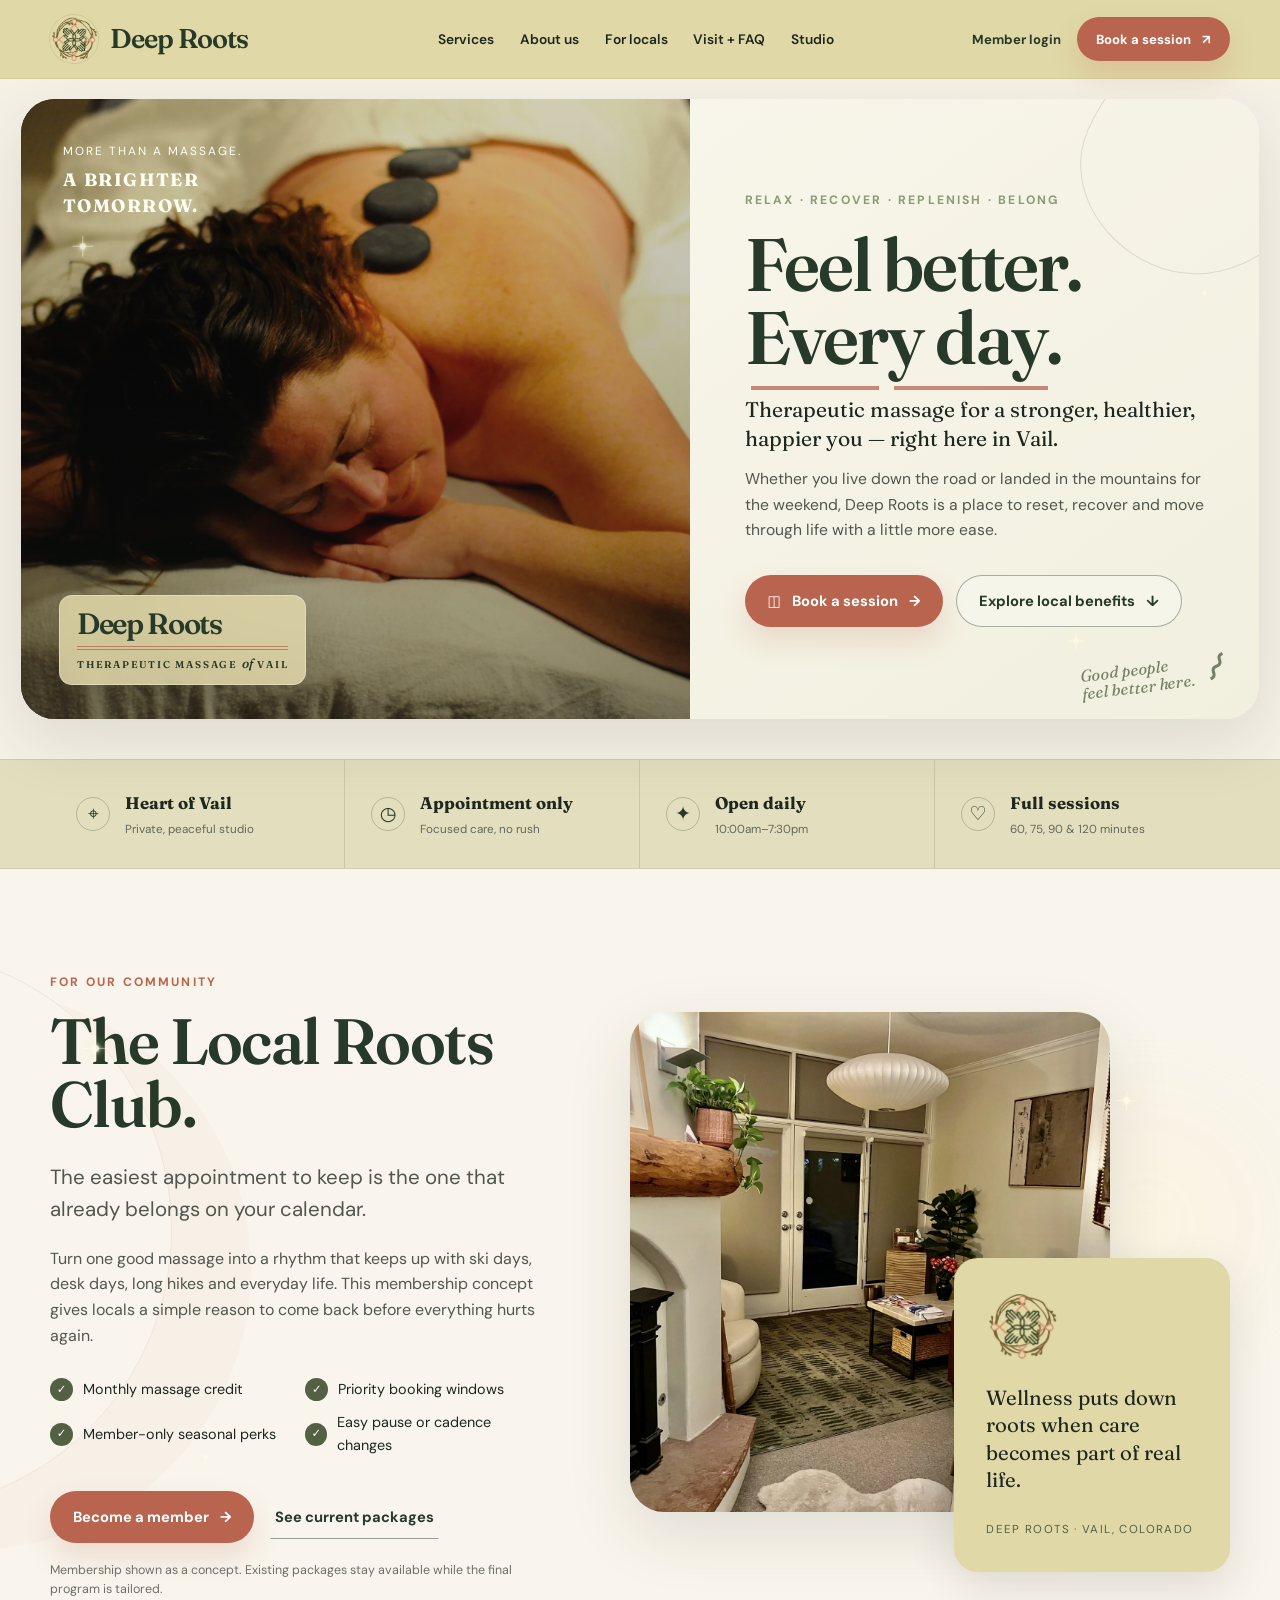
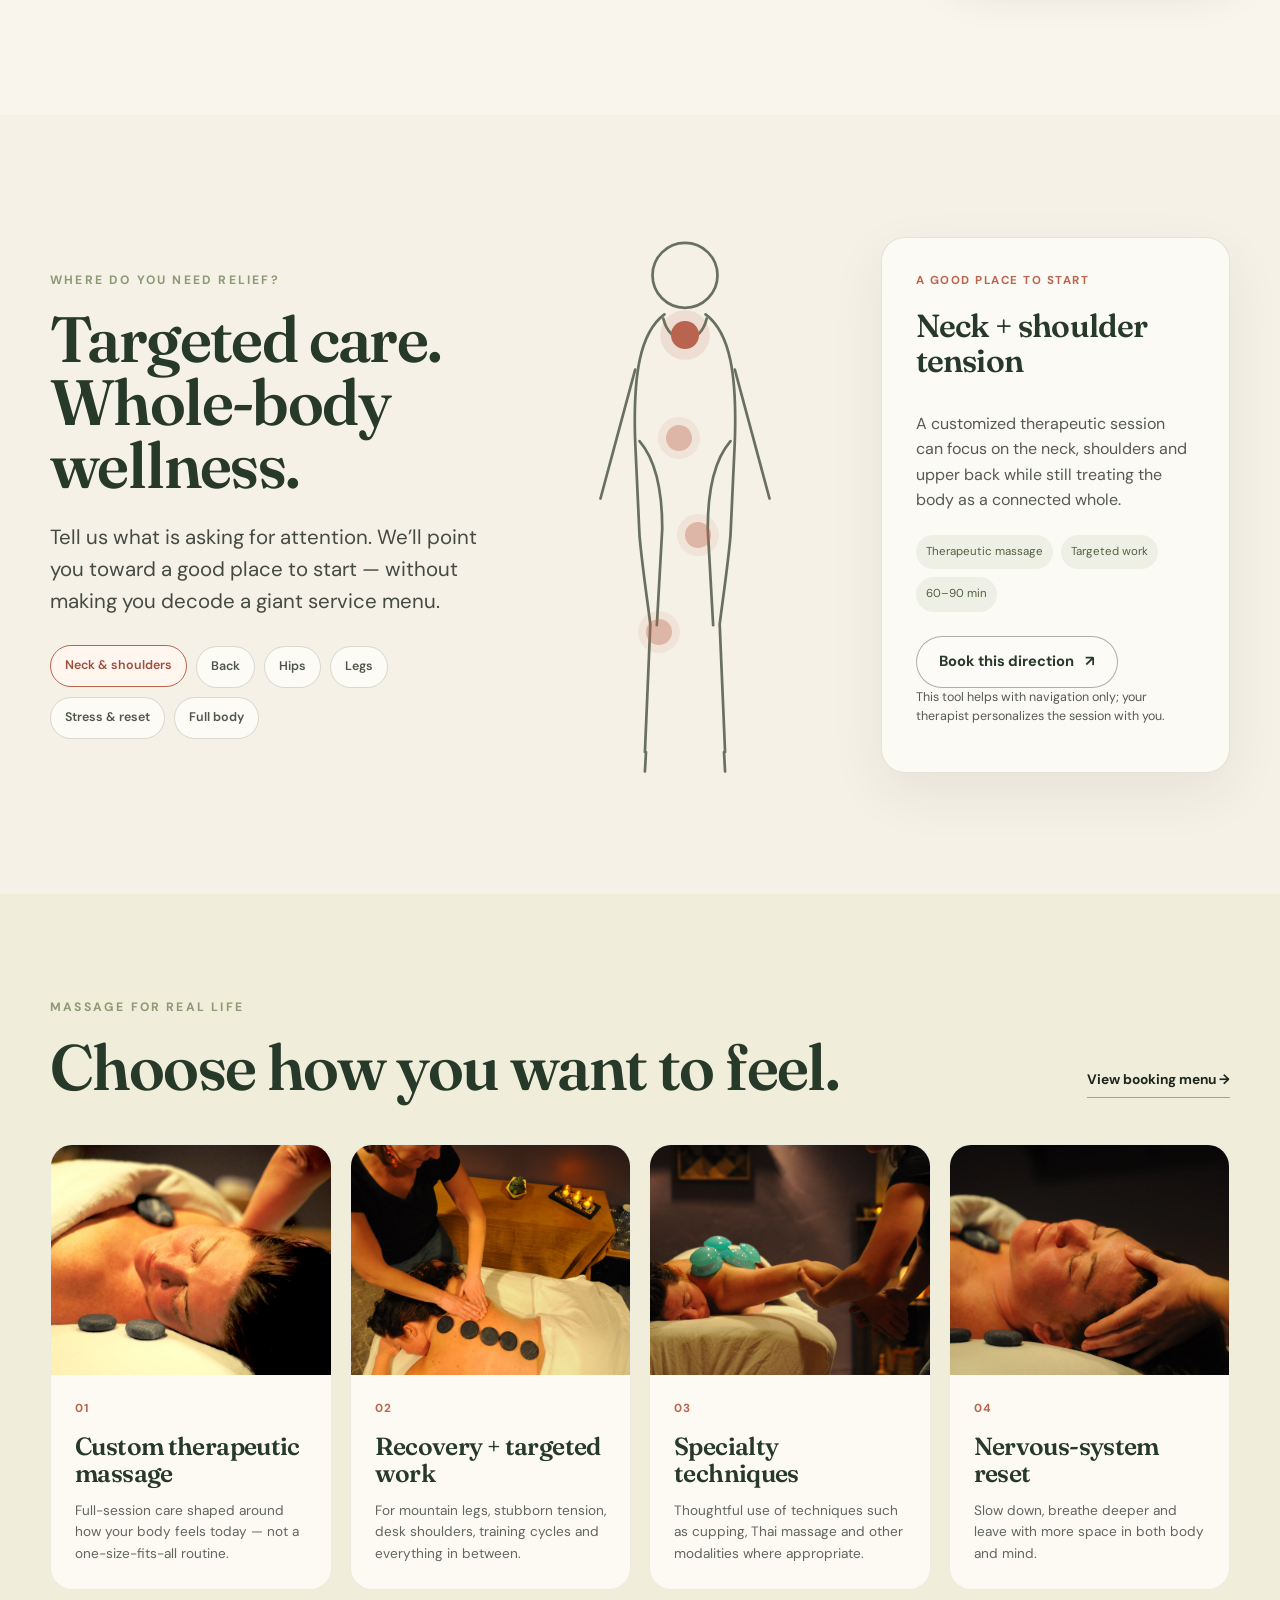
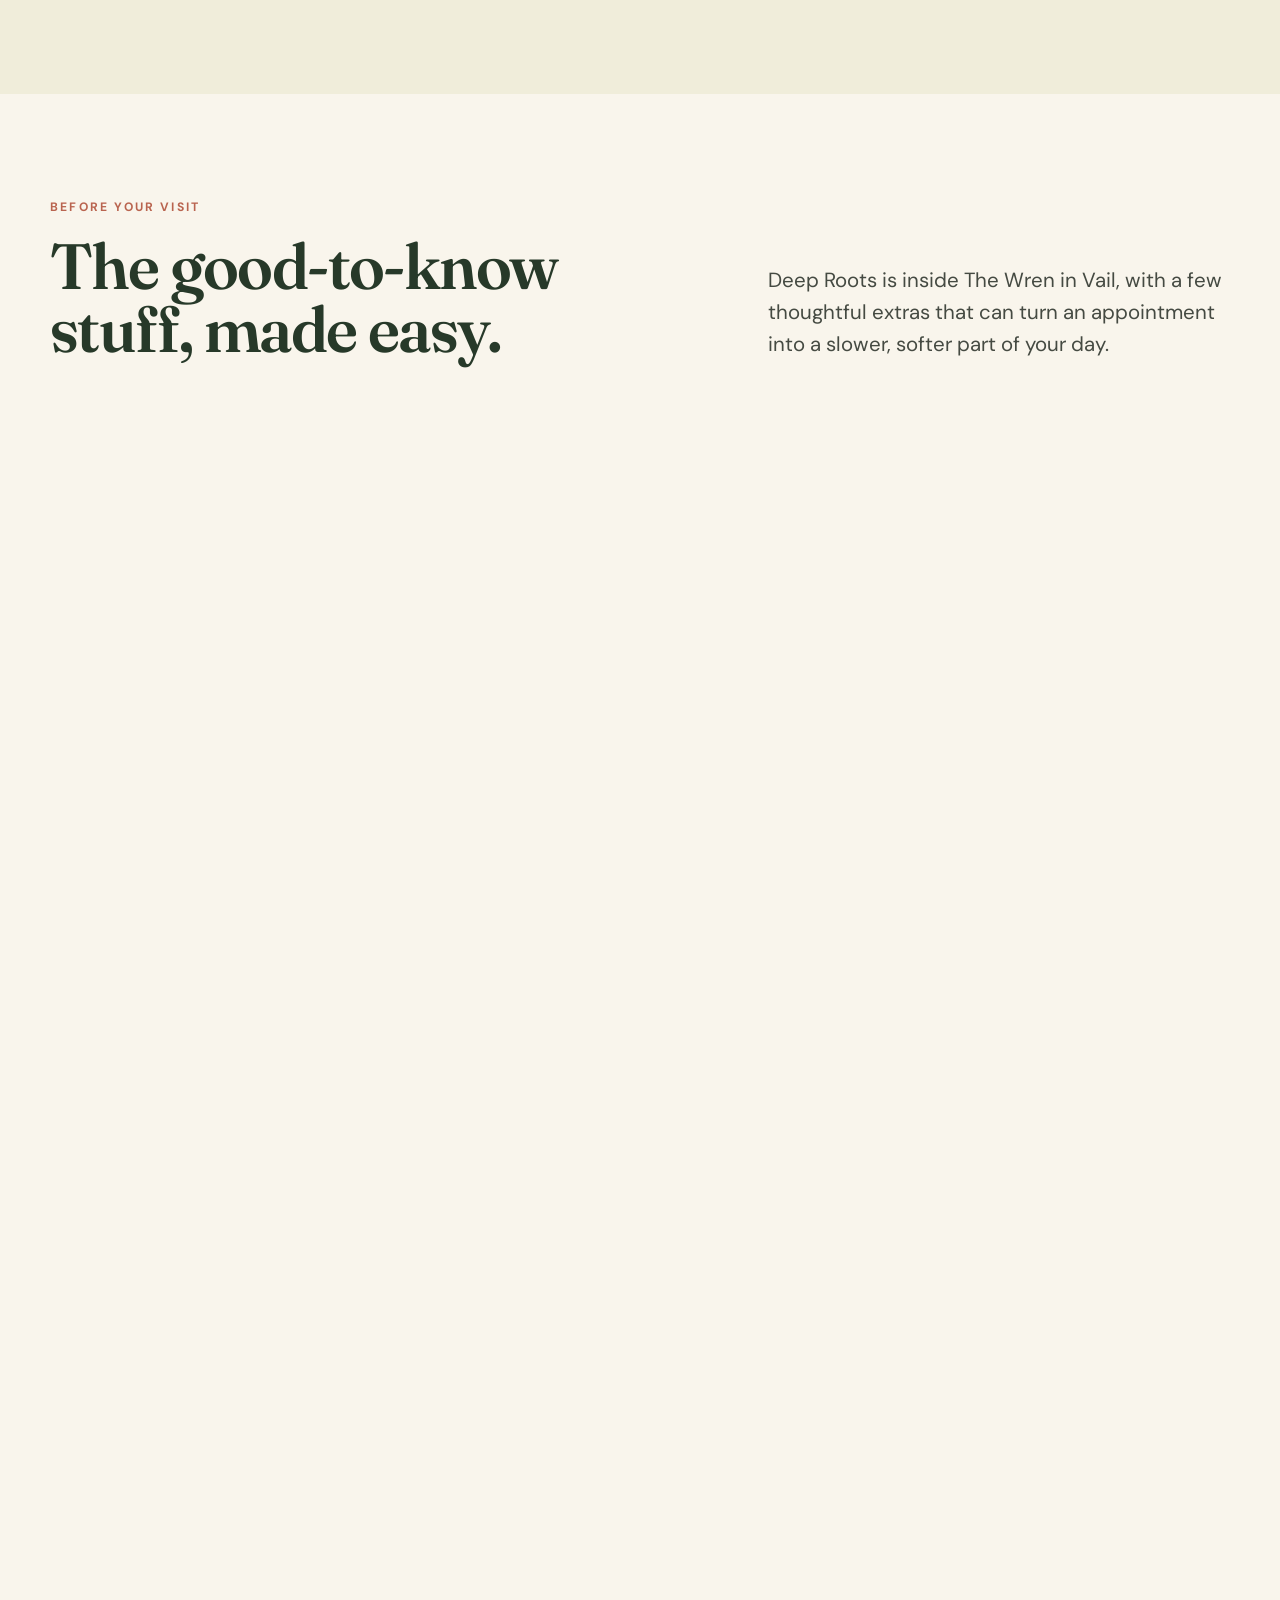
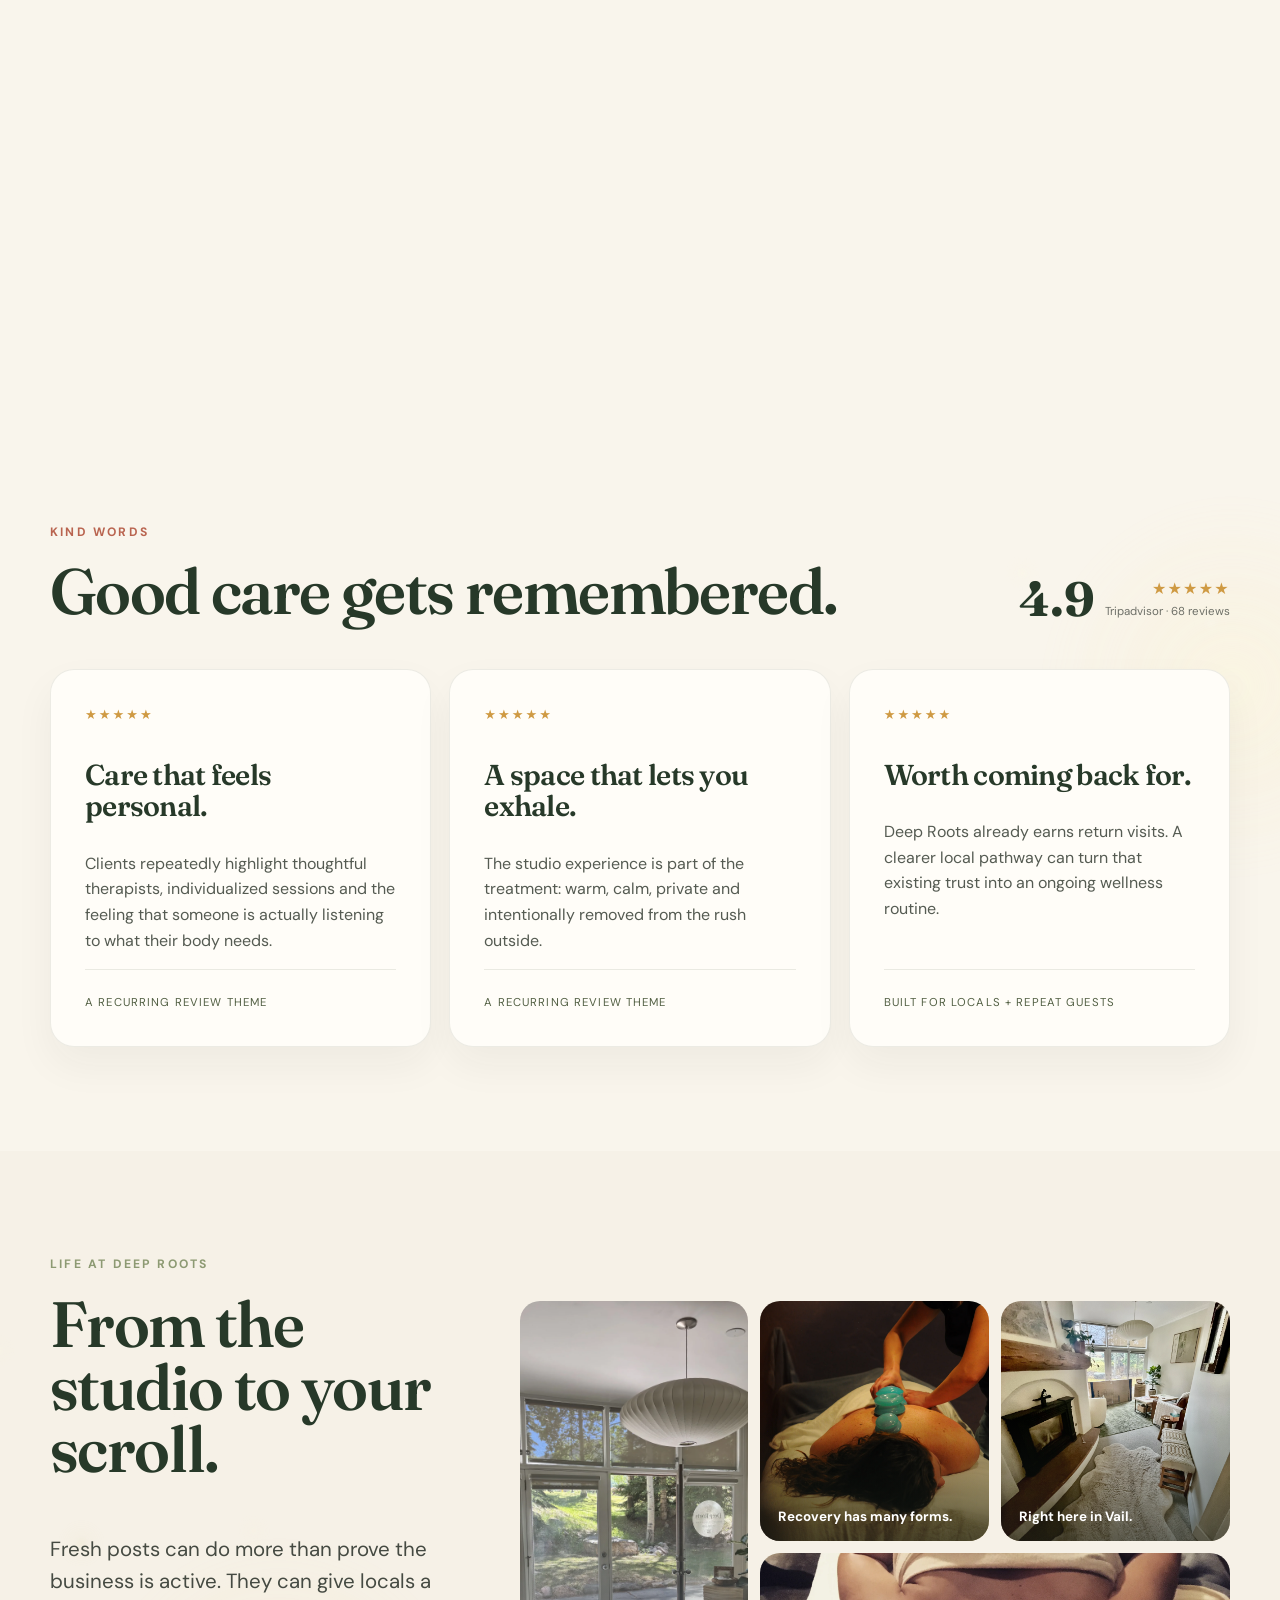
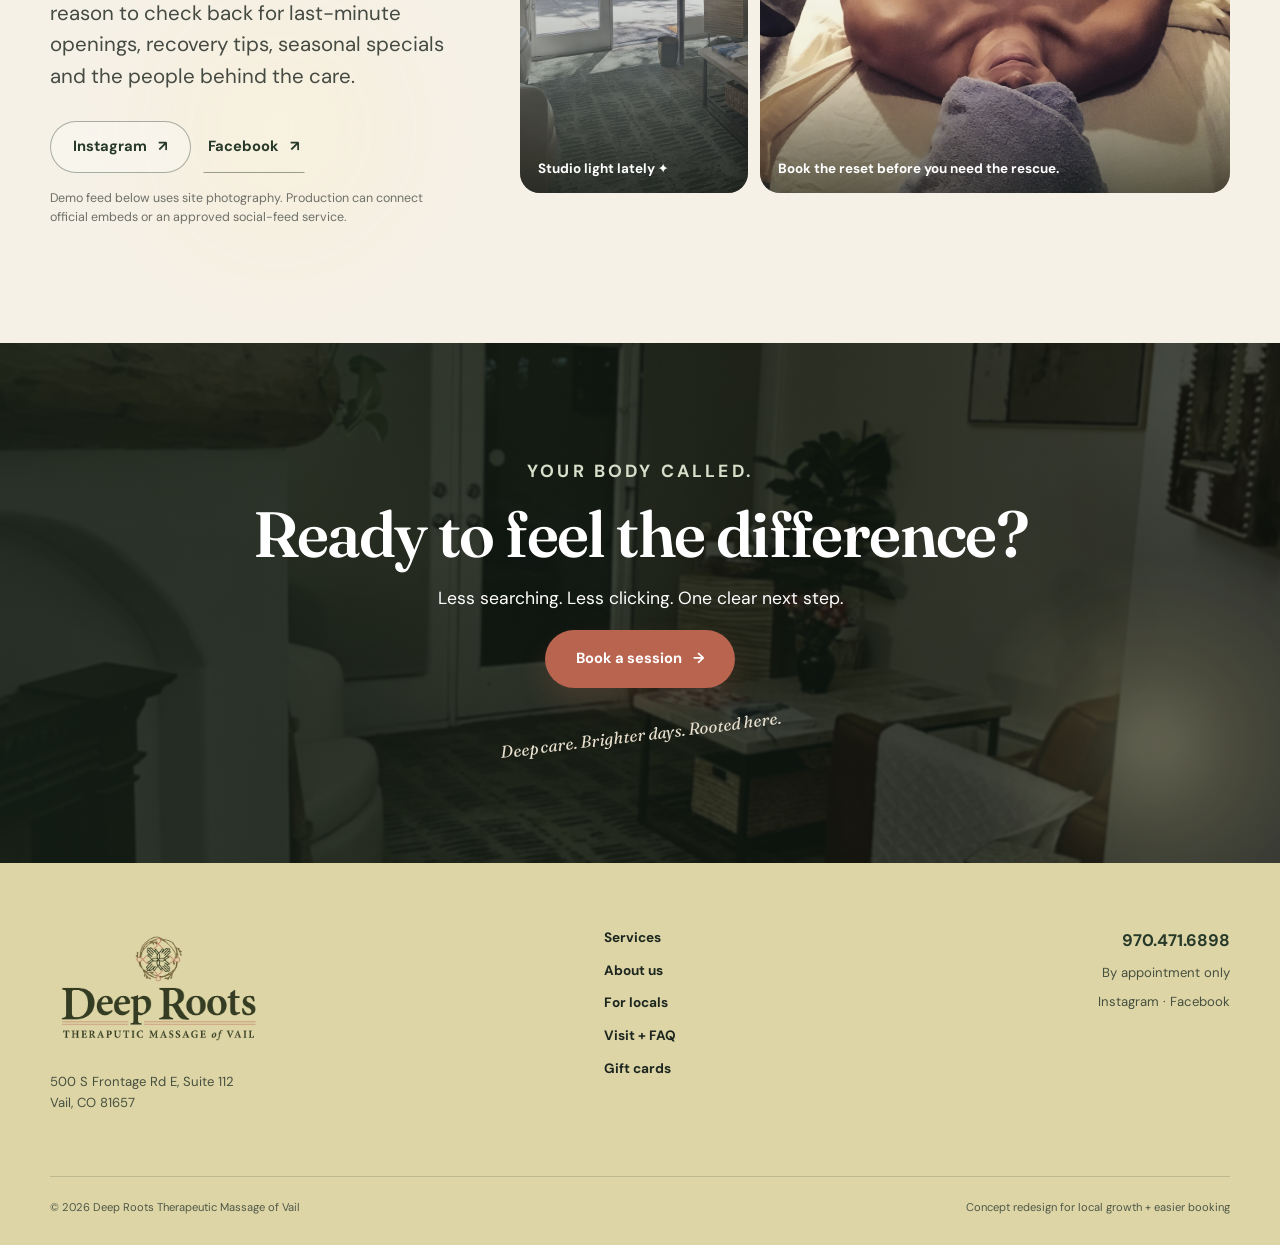
<file: index.html>
<!doctype html>
<html lang="en">
<head>
  <meta charset="utf-8" />
  <meta name="viewport" content="width=device-width, initial-scale=1" />
  <meta name="theme-color" content="#d0c89c" />

  <title>Deep Roots Vail | Therapeutic Massage in Vail, Colorado</title>
  <meta name="description" content="Personalized therapeutic massage in Vail, Colorado. Full-session care for recovery, relaxation and everyday wellness — with simple online booking." />
  <link rel="canonical" href="https://www.deeprootsvail.com/" />

  <meta property="og:title" content="Deep Roots Therapeutic Massage of Vail" />
  <meta property="og:description" content="Feel better every day. Thoughtful therapeutic massage for locals and visitors in Vail." />
  <meta property="og:type" content="website" />
  <meta property="og:url" content="https://www.deeprootsvail.com/" />
  <meta property="og:image" content="assets/dr4.webp" />

  <link rel="preconnect" href="https://fonts.googleapis.com" />
  <link rel="preconnect" href="https://fonts.gstatic.com" crossorigin />
  <link href="https://fonts.googleapis.com/css2?family=DM+Sans:wght@400;500;600;700&family=Fraunces:opsz,wght@9..144,500;9..144,600&display=swap" rel="stylesheet" />

  <link rel="stylesheet" href="styles.css" />

  <script type="application/ld+json">
  {
    "@context": "https://schema.org",
    "@type": "HealthAndBeautyBusiness",
    "name": "Deep Roots Therapeutic Massage of Vail",
    "url": "https://www.deeprootsvail.com/",
    "telephone": "+1-970-471-6898",
    "image": "https://www.deeprootsvail.com/assets/dr4.webp",
    "address": {
      "@type": "PostalAddress",
      "streetAddress": "500 S Frontage Rd E, Suite 112",
      "addressLocality": "Vail",
      "addressRegion": "CO",
      "postalCode": "81657",
      "addressCountry": "US"
    },
    "openingHours": "Mo-Su 10:00-19:30",
    "sameAs": [
      "https://www.facebook.com/DeepRootsVail",
      "https://www.instagram.com/deeprootsvail/"
    ]
  }
  </script>
</head>

<body>
  <a class="skip-link" href="#main">Skip to content</a>

  <header class="site-header" id="top">
    <div class="shell header-inner">
      <a class="brand" href="index.html" aria-label="Deep Roots home">
        <img class="brand-mark" src="assets/deeproots.webp" alt="" aria-hidden="true" />
        <span class="brand-name">Deep Roots</span>
      </a>

      <button class="menu-button" type="button" aria-expanded="false" aria-controls="primary-nav">
        <span></span><span></span><span></span>
        <span class="sr-only">Open navigation</span>
      </button>

      <nav class="primary-nav" id="primary-nav" aria-label="Primary navigation">
        <a href="#services">Services</a>
        <a href="about.html">About us</a>
        <a href="#locals">For locals</a>
        <a href="#visit">Visit + FAQ</a>
        <a href="#studio">Studio</a>
      </nav>

      <div class="header-actions">
        <button class="text-button member-trigger" type="button" data-open-member>Member login</button>
        <a class="button button-solid button-small" href="https://booking.mangomint.com/182366" target="_blank" rel="noreferrer">
          Book a session <span aria-hidden="true">↗</span>
        </a>
      </div>
    </div>
  </header>

  <main id="main">
    <section class="hero section-pad">
      <div class="shell hero-grid">
        <div class="hero-media reveal" aria-label="Relaxing massage at Deep Roots">
          <!-- Future hero video: replace the image below with a <video autoplay muted loop playsinline poster="assets/dr4.webp">. -->
          <img src="assets/dr4.webp" alt="Client relaxing during a hot stone massage" fetchpriority="high" />
          <div class="hero-media-copy" aria-hidden="true">
            <span>More than a massage.</span>
            <strong>A brighter tomorrow.</strong>
          </div>

          <div class="hero-brand-lockup" aria-label="Deep Roots Therapeutic Massage of Vail">
            <span class="hero-brand-name">Deep Roots</span>
            <span class="hero-brand-rule" aria-hidden="true"></span>
            <span class="hero-brand-subtitle">Therapeutic Massage <em>of</em> Vail</span>
          </div>

          <div class="root-line root-line-one" aria-hidden="true"></div>
        </div>

        <div class="hero-copy reveal reveal-delay-1">
          <p class="eyebrow">Relax · recover · replenish · belong</p>
          <h1>Feel better.<br><em>Every day.</em></h1>
          <p class="hero-lead">Therapeutic massage for a stronger, healthier, happier you — right here in Vail.</p>
          <p class="hero-body">Whether you live down the road or landed in the mountains for the weekend, Deep Roots is a place to reset, recover and move through life with a little more ease.</p>

          <div class="hero-actions">
            <a class="button button-solid" href="https://booking.mangomint.com/182366" target="_blank" rel="noreferrer">
              <span class="button-icon" aria-hidden="true">◫</span> Book a session <span aria-hidden="true">→</span>
            </a>
            <a class="button button-outline" href="#locals">Explore local benefits <span aria-hidden="true">↓</span></a>
          </div>

          <div class="hero-note">
            <span class="scribble">Good people<br>feel better here.</span>
            <span class="leaf-doodle" aria-hidden="true">⌇</span>
          </div>
        </div>
      </div>
    </section>

    <section class="trust-strip" aria-label="Deep Roots quick facts">
      <div class="shell trust-grid">
        <div class="trust-item"><span class="trust-icon">⌖</span><div><strong>Heart of Vail</strong><small>Private, peaceful studio</small></div></div>
        <div class="trust-item"><span class="trust-icon">◷</span><div><strong>Appointment only</strong><small>Focused care, no rush</small></div></div>
        <div class="trust-item"><span class="trust-icon">✦</span><div><strong>Open daily</strong><small>10:00am–7:30pm</small></div></div>
        <div class="trust-item"><span class="trust-icon">♡</span><div><strong>Full sessions</strong><small>60, 75, 90 & 120 minutes</small></div></div>
      </div>
    </section>

    <section class="locals section-pad" id="locals">
      <div class="shell locals-grid">
        <div class="locals-copy reveal">
          <p class="eyebrow eyebrow-warm">For our community</p>
          <h2>The Local Roots Club.</h2>
          <p class="section-lead">The easiest appointment to keep is the one that already belongs on your calendar.</p>
          <p>Turn one good massage into a rhythm that keeps up with ski days, desk days, long hikes and everyday life. This membership concept gives locals a simple reason to come back before everything hurts again.</p>

          <ul class="check-list">
            <li><span>✓</span> Monthly massage credit</li>
            <li><span>✓</span> Priority booking windows</li>
            <li><span>✓</span> Member-only seasonal perks</li>
            <li><span>✓</span> Easy pause or cadence changes</li>
          </ul>

          <div class="button-row">
            <button class="button button-solid" type="button" data-open-join>Become a member <span>→</span></button>
            <a class="button button-quiet" href="https://clients.mangomint.com/deeprootsvail/packages" target="_blank" rel="noreferrer">See current packages</a>
          </div>
          <p class="micro-note">Membership shown as a concept. Existing packages stay available while the final program is tailored.</p>
        </div>

        <div class="locals-visual reveal reveal-delay-1">
          <figure class="locals-photo">
            <img src="assets/dr10.webp" alt="The welcoming Deep Roots studio interior" loading="lazy" />
          </figure>
          <aside class="locals-card">
            <img src="assets/deeproots.webp" alt="" aria-hidden="true" />
            <p>Wellness puts down roots when care becomes part of real life.</p>
            <span>Deep Roots · Vail, Colorado</span>
          </aside>
        </div>
      </div>
    </section>

    <section class="relief section-pad" id="relief">
      <div class="shell relief-grid">
        <div class="relief-intro reveal">
          <p class="eyebrow">Where do you need relief?</p>
          <h2>Targeted care.<br>Whole-body wellness.</h2>
          <p class="section-lead">Tell us what is asking for attention. We’ll point you toward a good place to start — without making you decode a giant service menu.</p>
          <div class="relief-pills" role="group" aria-label="Choose an area of concern">
            <button class="relief-pill active" type="button" data-relief="neck">Neck & shoulders</button>
            <button class="relief-pill" type="button" data-relief="back">Back</button>
            <button class="relief-pill" type="button" data-relief="hips">Hips</button>
            <button class="relief-pill" type="button" data-relief="legs">Legs</button>
            <button class="relief-pill" type="button" data-relief="reset">Stress & reset</button>
            <button class="relief-pill" type="button" data-relief="full">Full body</button>
          </div>
        </div>

        <div class="body-map reveal reveal-delay-1" aria-label="Body area selector illustration">
          <div class="figure-wrap">
            <svg class="body-figure" viewBox="0 0 240 520" role="img" aria-label="Gender-neutral body illustration">
              <circle cx="120" cy="52" r="30" />
              <path d="M101 88 C78 105,72 145,74 205 L78 292 C80 316,84 343,88 374 L83 492" />
              <path d="M139 88 C162 105,168 145,166 205 L162 292 C160 316,156 343,152 374 L157 492" />
              <path d="M100 92 C106 118,134 118,140 92" />
              <path d="M78 205 C91 220,99 244,99 286 L94 375" />
              <path d="M162 205 C149 220,141 244,141 286 L146 375" />
              <path d="M74 139 L42 258" />
              <path d="M166 139 L198 258" />
              <path d="M84 492 L83 510" />
              <path d="M156 492 L157 510" />
            </svg>
            <button class="hotspot hotspot-neck active" type="button" data-relief="neck" aria-label="Neck and shoulders"></button>
            <button class="hotspot hotspot-back" type="button" data-relief="back" aria-label="Back"></button>
            <button class="hotspot hotspot-hips" type="button" data-relief="hips" aria-label="Hips"></button>
            <button class="hotspot hotspot-legs" type="button" data-relief="legs" aria-label="Legs"></button>
          </div>
        </div>

        <div class="relief-result reveal reveal-delay-2" aria-live="polite">
          <span class="result-kicker">A good place to start</span>
          <h3 id="relief-title">Neck + shoulder tension</h3>
          <p id="relief-copy">A customized therapeutic session can focus on the neck, shoulders and upper back while still treating the body as a connected whole.</p>
          <div class="result-tags" id="relief-tags">
            <span>Therapeutic massage</span><span>Targeted work</span><span>60–90 min</span>
          </div>
          <a class="button button-outline" href="https://booking.mangomint.com/182366" target="_blank" rel="noreferrer">Book this direction <span>↗</span></a>
          <p class="micro-note">This tool helps with navigation only; your therapist personalizes the session with you.</p>
        </div>
      </div>
    </section>

    <section class="services section-pad" id="services">
      <div class="shell">
        <div class="section-heading reveal">
          <div>
            <p class="eyebrow">Massage for real life</p>
            <h2>Choose how you want to feel.</h2>
          </div>
          <a class="arrow-link" href="https://booking.mangomint.com/182366" target="_blank" rel="noreferrer">View booking menu <span>→</span></a>
        </div>

        <div class="service-grid">
          <article class="service-card reveal">
            <div class="service-image"><img src="assets/dr2.webp" alt="Hot stone therapeutic massage" loading="lazy" /></div>
            <div class="service-copy"><span class="service-number">01</span><h3>Custom therapeutic massage</h3><p>Full-session care shaped around how your body feels today — not a one-size-fits-all routine.</p></div>
          </article>
          <article class="service-card reveal reveal-delay-1">
            <div class="service-image"><img src="assets/dr5.webp" alt="Focused massage treatment" loading="lazy" /></div>
            <div class="service-copy"><span class="service-number">02</span><h3>Recovery + targeted work</h3><p>For mountain legs, stubborn tension, desk shoulders, training cycles and everything in between.</p></div>
          </article>
          <article class="service-card reveal reveal-delay-2">
            <div class="service-image"><img src="assets/dr7.webp" alt="Cupping treatment during a massage session" loading="lazy" /></div>
            <div class="service-copy"><span class="service-number">03</span><h3>Specialty techniques</h3><p>Thoughtful use of techniques such as cupping, Thai massage and other modalities where appropriate.</p></div>
          </article>
          <article class="service-card reveal reveal-delay-3">
            <div class="service-image"><img src="assets/dr3.webp" alt="Relaxing head and neck massage" loading="lazy" /></div>
            <div class="service-copy"><span class="service-number">04</span><h3>Nervous-system reset</h3><p>Slow down, breathe deeper and leave with more space in both body and mind.</p></div>
          </article>
        </div>
      </div>
    </section>

    <section class="visit section-pad" id="visit">
      <div class="shell visit-wrap">
        <div class="visit-heading reveal">
          <div>
            <p class="eyebrow eyebrow-warm">Before your visit</p>
            <h2>The good-to-know stuff, made easy.</h2>
          </div>
          <p class="section-lead">Deep Roots is inside The Wren in Vail, with a few thoughtful extras that can turn an appointment into a slower, softer part of your day.</p>
        </div>

        <div class="visit-grid">
          <figure class="visit-photo reveal">
            <img src="assets/dr9.webp" alt="Deep Roots studio at The Wren in Vail" loading="lazy" />
            <figcaption><strong>Inside The Wren</strong><span>500 South Frontage Rd East · Suite 112 · Vail</span></figcaption>
          </figure>

          <div class="amenity-grid reveal reveal-delay-1">
            <article class="amenity-card">
              <span class="amenity-icon" aria-hidden="true">≈</span>
              <h3>Pool + hot tub</h3>
              <p>The heated outdoor pool and hot tub are available year-round. There are no public showers.</p>
            </article>
            <article class="amenity-card">
              <span class="amenity-icon" aria-hidden="true">⌖</span>
              <h3>Parking</h3>
              <p>Two Suite 112 spaces are available on the top level at The Wren, first come, first served. Nearby public parking is also available.</p>
            </article>
            <article class="amenity-card">
              <span class="amenity-icon" aria-hidden="true">✦</span>
              <h3>Pool extras</h3>
              <p>Robes and pool shoes may be borrowed when arranged in advance, so you can build a little more ease around your visit.</p>
            </article>
          </div>
        </div>

        <div class="home-massage reveal">
          <div class="home-massage-copy">
            <p class="eyebrow">For groups of 4+</p>
            <h3>Recovery can come to you.</h3>
            <p>For wedding parties, reunions, ski weekends and groups, Deep Roots can arrange in-home massage when there is parking and enough space for treatment-table setup.</p>
            <p class="micro-note">Available by advance arrangement in Edwards, Avon, Beaver Creek, Minturn and Vail. In-home pricing differs from studio pricing.</p>
          </div>
          <div class="home-massage-actions">
            <a class="button button-solid" href="tel:+19704716898">Call 970.471.6898 <span>→</span></a>
            <a class="button button-outline" href="about.html">Meet the therapists</a>
          </div>
        </div>

        <div class="faq-block reveal">
          <div class="faq-intro">
            <p class="eyebrow">Quick answers</p>
            <h3>Less wondering. More relaxing.</h3>
          </div>
          <div class="faq-list">
            <details>
              <summary>Do you take walk-ins?<span>+</span></summary>
              <p>Deep Roots is appointment-only so each session can stay focused, unrushed and prepared for the person coming in.</p>
            </details>
            <details>
              <summary>Can you accommodate groups?<span>+</span></summary>
              <p>Yes. For groups of four or more, in-home massage can be arranged in advance when there is parking and room for treatment-table setup. Call the studio to coordinate details.</p>
            </details>
            <details>
              <summary>Where exactly are you located?<span>+</span></summary>
              <p>Inside The Wren at 500 South Frontage Rd East, Suite 112, Vail, Colorado 81657.</p>
            </details>
            <details>
              <summary>What should I know about parking?<span>+</span></summary>
              <p>Deep Roots has two marked Suite 112 spaces on the top level of The Wren lot, available first come, first served. The Vail Parking Structure and Ford Park are nearby alternatives.</p>
            </details>
          </div>
        </div>
      </div>
    </section>

    <section class="reviews section-pad" id="reviews">
      <div class="shell reviews-wrap">
        <div class="section-heading reveal">
          <div><p class="eyebrow eyebrow-warm">Kind words</p><h2>Good care gets remembered.</h2></div>
          <div class="rating-lockup" aria-label="4.9 out of 5 on Tripadvisor from 68 reviews">
            <strong>4.9</strong><span>★★★★★</span><small>Tripadvisor · 68 reviews</small>
          </div>
        </div>

        <div class="review-grid">
          <article class="review-card reveal">
            <span class="review-stars">★★★★★</span>
            <h3>Care that feels personal.</h3>
            <p>Clients repeatedly highlight thoughtful therapists, individualized sessions and the feeling that someone is actually listening to what their body needs.</p>
            <span class="review-theme">A recurring review theme</span>
          </article>
          <article class="review-card reveal reveal-delay-1">
            <span class="review-stars">★★★★★</span>
            <h3>A space that lets you exhale.</h3>
            <p>The studio experience is part of the treatment: warm, calm, private and intentionally removed from the rush outside.</p>
            <span class="review-theme">A recurring review theme</span>
          </article>
          <article class="review-card reveal reveal-delay-2">
            <span class="review-stars">★★★★★</span>
            <h3>Worth coming back for.</h3>
            <p>Deep Roots already earns return visits. A clearer local pathway can turn that existing trust into an ongoing wellness routine.</p>
            <span class="review-theme">Built for locals + repeat guests</span>
          </article>
        </div>
      </div>
    </section>

    <section class="studio section-pad" id="studio">
      <div class="shell studio-grid">
        <div class="studio-copy reveal">
          <p class="eyebrow">Life at Deep Roots</p>
          <h2>From the studio to your scroll.</h2>
          <p class="section-lead">Fresh posts can do more than prove the business is active. They can give locals a reason to check back for last-minute openings, recovery tips, seasonal specials and the people behind the care.</p>
          <div class="social-links">
            <a class="button button-outline" href="https://www.instagram.com/deeprootsvail/" target="_blank" rel="noreferrer">Instagram <span>↗</span></a>
            <a class="button button-quiet" href="https://www.facebook.com/DeepRootsVail" target="_blank" rel="noreferrer">Facebook <span>↗</span></a>
          </div>
          <p class="micro-note">Demo feed below uses site photography. Production can connect official embeds or an approved social-feed service.</p>
        </div>

        <div class="social-rail reveal reveal-delay-1" aria-label="Social feed concept">
          <a class="social-card social-card-tall" href="https://www.instagram.com/deeprootsvail/" target="_blank" rel="noreferrer">
            <img src="assets/dr8.webp" alt="Bright, peaceful Deep Roots studio space" loading="lazy" />
            <span>Studio light lately ✦</span>
          </a>
          <a class="social-card" href="https://www.instagram.com/deeprootsvail/" target="_blank" rel="noreferrer">
            <img src="assets/dr6.webp" alt="Massage treatment at Deep Roots" loading="lazy" />
            <span>Recovery has many forms.</span>
          </a>
          <a class="social-card" href="https://www.facebook.com/DeepRootsVail" target="_blank" rel="noreferrer">
            <img src="assets/dr9.webp" alt="Warm Deep Roots studio interior" loading="lazy" />
            <span>Right here in Vail.</span>
          </a>
          <a class="social-card social-card-wide" href="https://www.instagram.com/deeprootsvail/" target="_blank" rel="noreferrer">
            <img src="assets/dr1.webp" alt="Relaxation massage setting" loading="lazy" />
            <span>Book the reset before you need the rescue.</span>
          </a>
        </div>
      </div>
    </section>

    <section class="final-cta">
      <div class="final-cta-bg" aria-hidden="true"></div>
      <div class="shell final-cta-inner reveal">
        <p class="eyebrow">Your body called.</p>
        <h2>Ready to feel the difference?</h2>
        <p>Less searching. Less clicking. One clear next step.</p>
        <a class="button button-solid button-large" href="https://booking.mangomint.com/182366" target="_blank" rel="noreferrer">Book a session <span>→</span></a>
        <span class="cta-script">Deep care. Brighter days. Rooted here.</span>
      </div>
    </section>
  </main>

  <footer class="site-footer">
    <div class="shell footer-grid">
      <div class="footer-brand">
        <img src="assets/dr-logo.webp" alt="Deep Roots Therapeutic Massage of Vail" />
        <p>500 S Frontage Rd E, Suite 112<br>Vail, CO 81657</p>
      </div>
      <div class="footer-links">
        <a href="#services">Services</a><a href="about.html">About us</a><a href="#locals">For locals</a><a href="#visit">Visit + FAQ</a><a href="https://clients.mangomint.com/gift-cards/182366" target="_blank" rel="noreferrer">Gift cards</a>
      </div>
      <div class="footer-contact">
        <a href="tel:+19704716898">970.471.6898</a>
        <span>By appointment only</span>
        <div><a href="https://www.instagram.com/deeprootsvail/" target="_blank" rel="noreferrer">Instagram</a> · <a href="https://www.facebook.com/DeepRootsVail" target="_blank" rel="noreferrer">Facebook</a></div>
      </div>
    </div>
    <div class="shell footer-bottom"><span>© <span id="year"></span> Deep Roots Therapeutic Massage of Vail</span><span>Concept redesign for local growth + easier booking</span></div>
  </footer>

  <div class="mobile-booking" aria-label="Quick booking actions">
    <button class="mobile-login" type="button" data-open-member>Member</button>
    <a href="https://booking.mangomint.com/182366" target="_blank" rel="noreferrer">Book a session <span>→</span></a>
  </div>

  <dialog class="modal" id="member-modal">
    <button class="modal-close" type="button" data-close-modal aria-label="Close member login">×</button>
    <p class="eyebrow">Welcome back</p>
    <h2>Member portal</h2>
    <p>For the live build, this screen can connect to the final membership or booking platform so recurring clients can manage appointments, credits and benefits without hunting through the site.</p>
    <form class="demo-form" id="login-form">
      <label>Email address<input type="email" name="email" autocomplete="email" required placeholder="you@example.com" /></label>
      <label>Password<input type="password" name="password" autocomplete="current-password" required placeholder="••••••••" /></label>
      <button class="button button-solid" type="submit">Sign in <span>→</span></button>
    </form>
    <div class="modal-divider"><span>or</span></div>
    <a class="button button-outline button-full" href="https://clients.mangomint.com/deeprootsvail/packages" target="_blank" rel="noreferrer">View current packages ↗</a>
    <p class="demo-disclaimer">Prototype interaction only — no credentials are stored or submitted.</p>
  </dialog>

  <dialog class="modal" id="join-modal">
    <button class="modal-close" type="button" data-close-modal aria-label="Close membership form">×</button>
    <p class="eyebrow eyebrow-warm">Local Roots Club</p>
    <h2>Make feeling good recurring.</h2>
    <p>Tell us the rhythm that sounds most useful. This prototype keeps membership interest simple; the final version can connect to payments and account management.</p>
    <form class="demo-form" id="join-form">
      <div class="field-row">
        <label>First name<input type="text" name="firstName" required placeholder="First name" /></label>
        <label>Last name<input type="text" name="lastName" required placeholder="Last name" /></label>
      </div>
      <label>Email<input type="email" name="email" required placeholder="you@example.com" /></label>
      <label>What cadence sounds best?
        <select name="cadence">
          <option>Monthly reset</option>
          <option>Every 6 weeks</option>
          <option>Seasonal / flexible</option>
          <option>I’m not sure yet</option>
        </select>
      </label>
      <button class="button button-solid" type="submit">Join the interest list <span>→</span></button>
    </form>
    <p class="demo-disclaimer">Prototype interaction only — no information leaves this page.</p>
  </dialog>

  <div class="toast" id="toast" role="status" aria-live="polite"></div>

  <script src="script.js" defer></script>
</body>
</html>
</file>
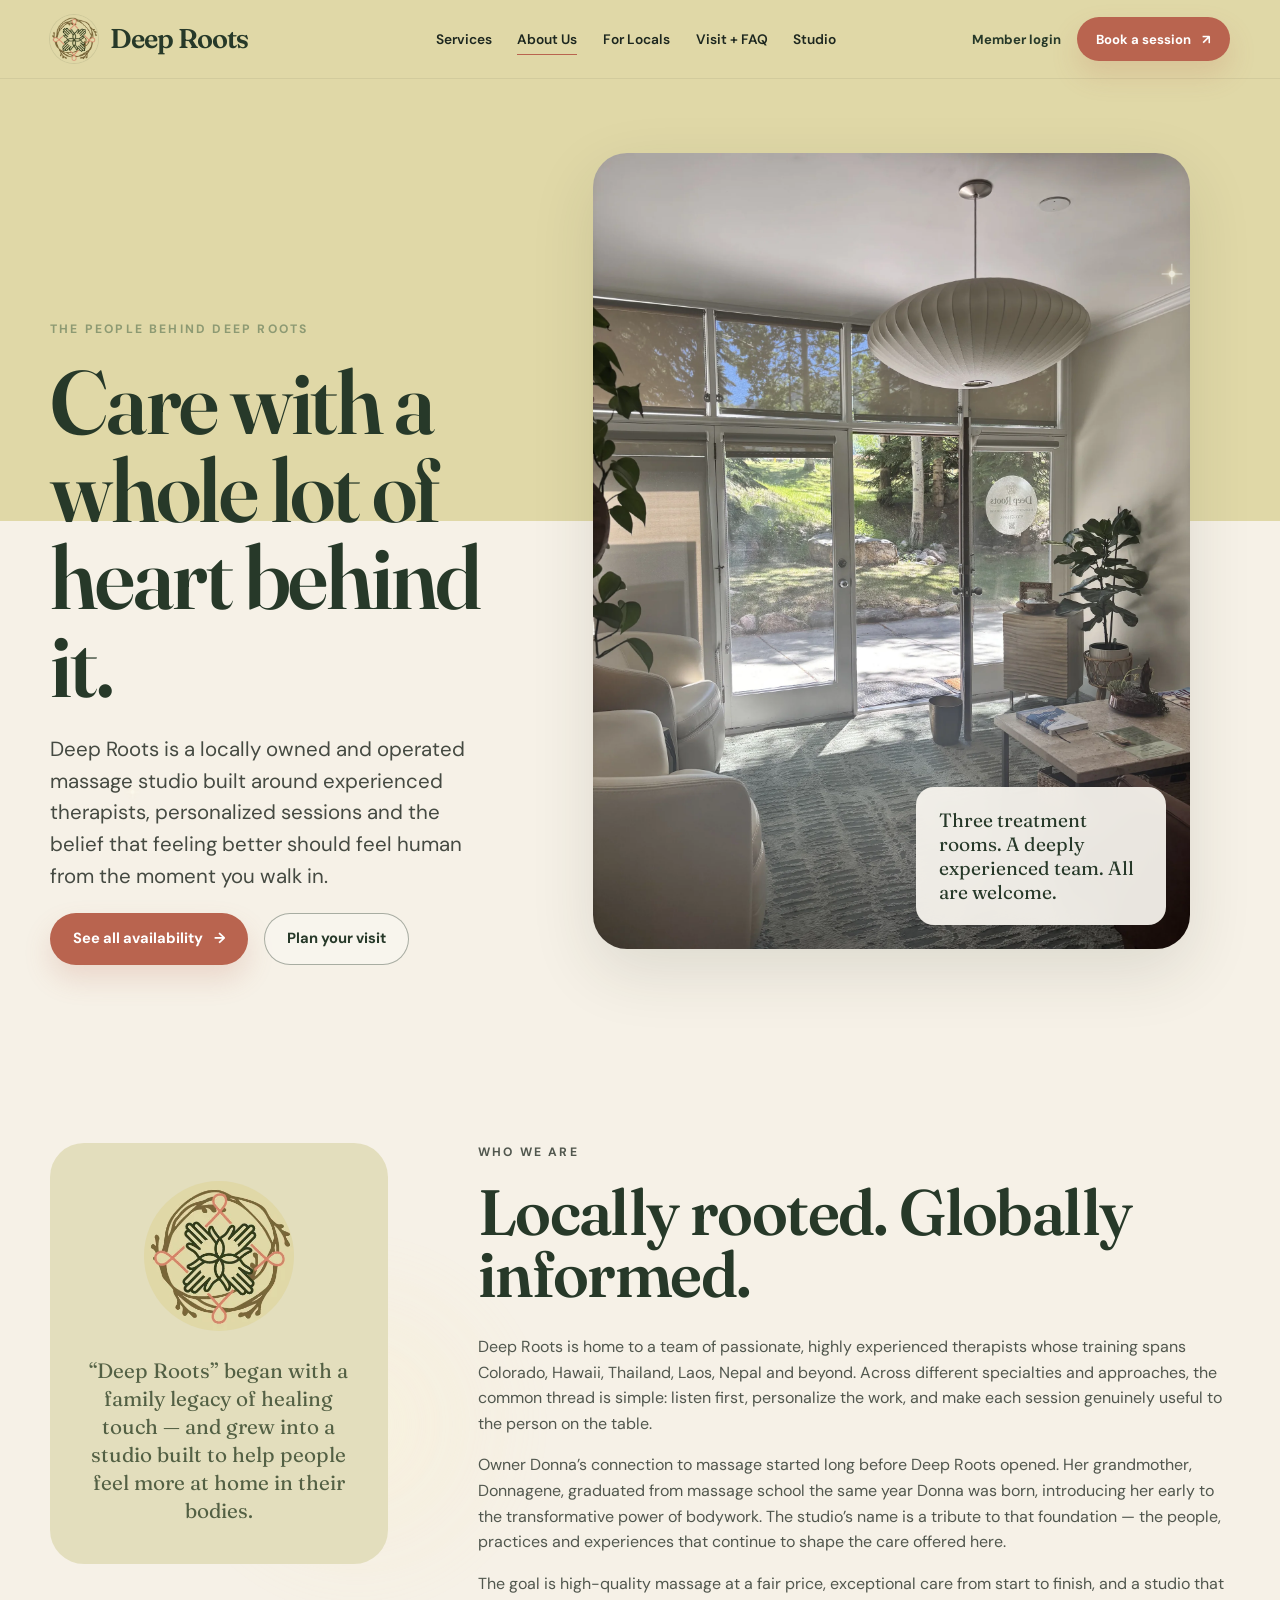
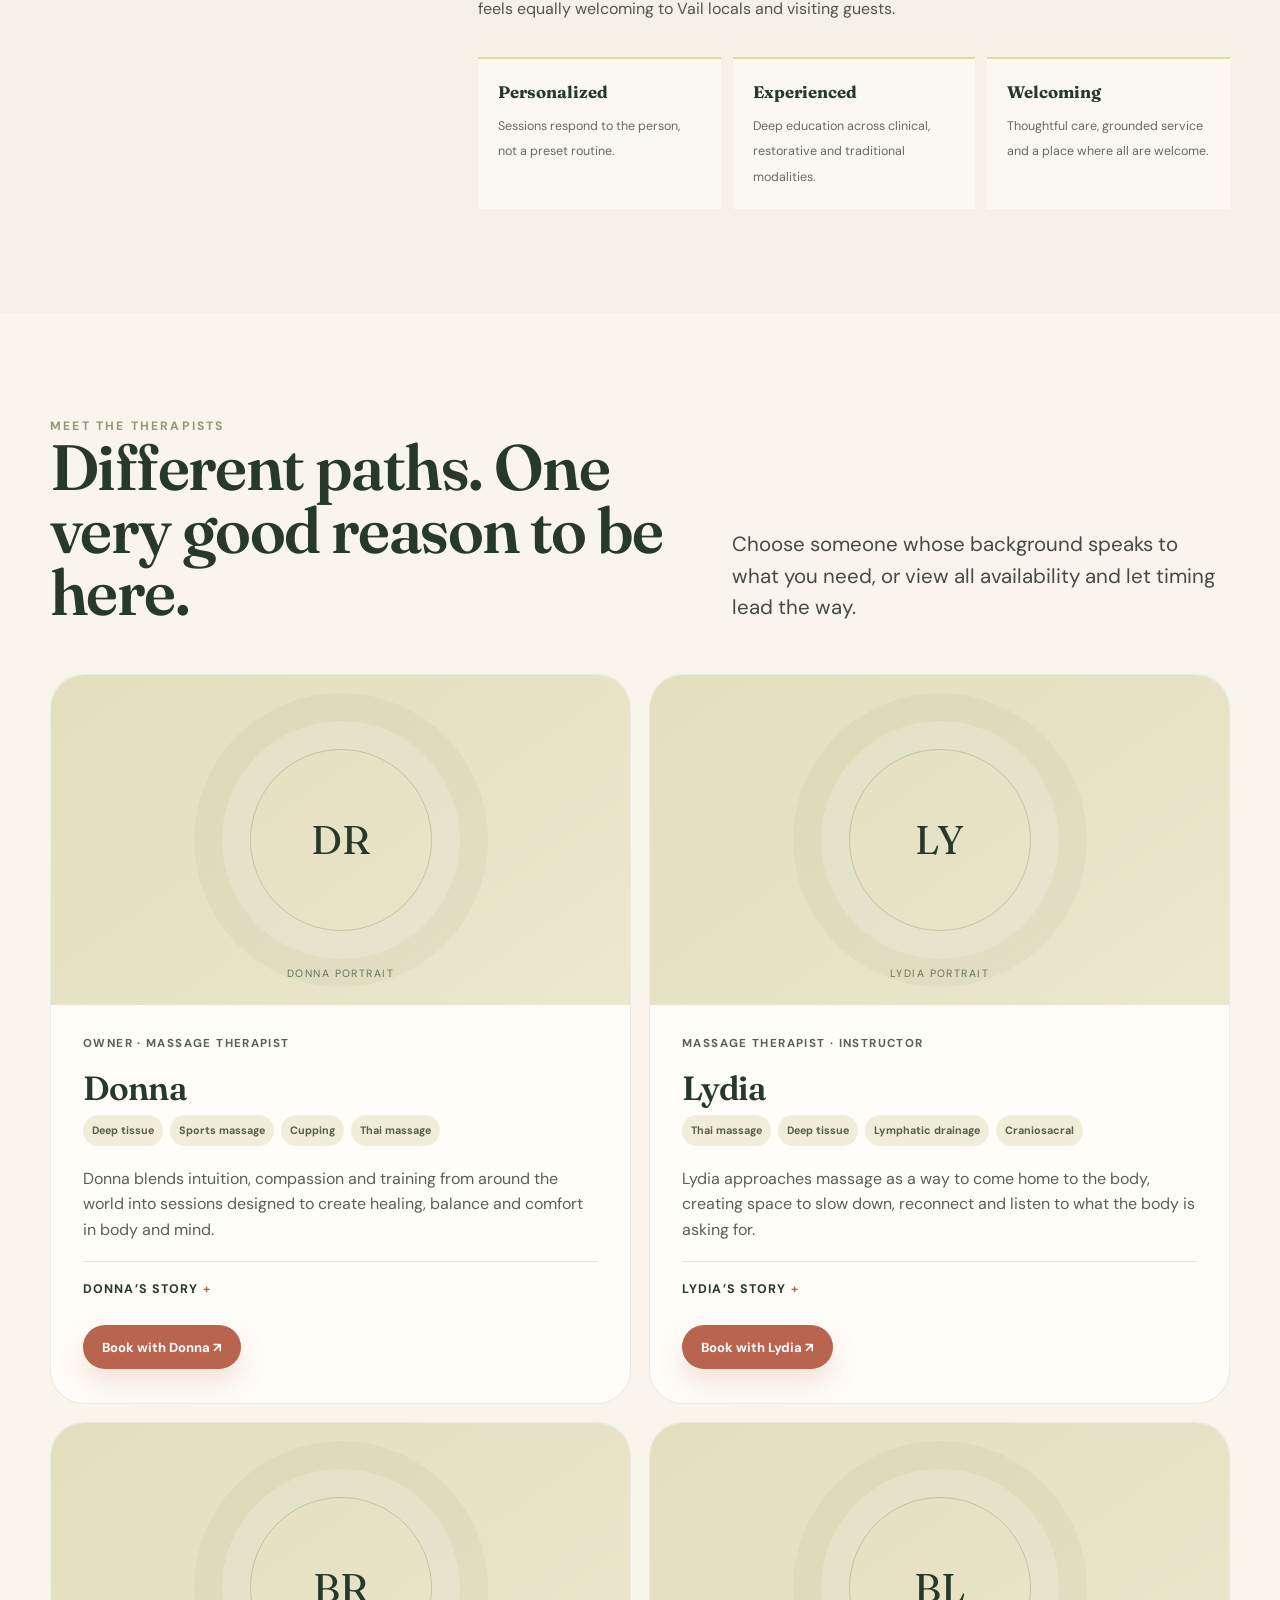
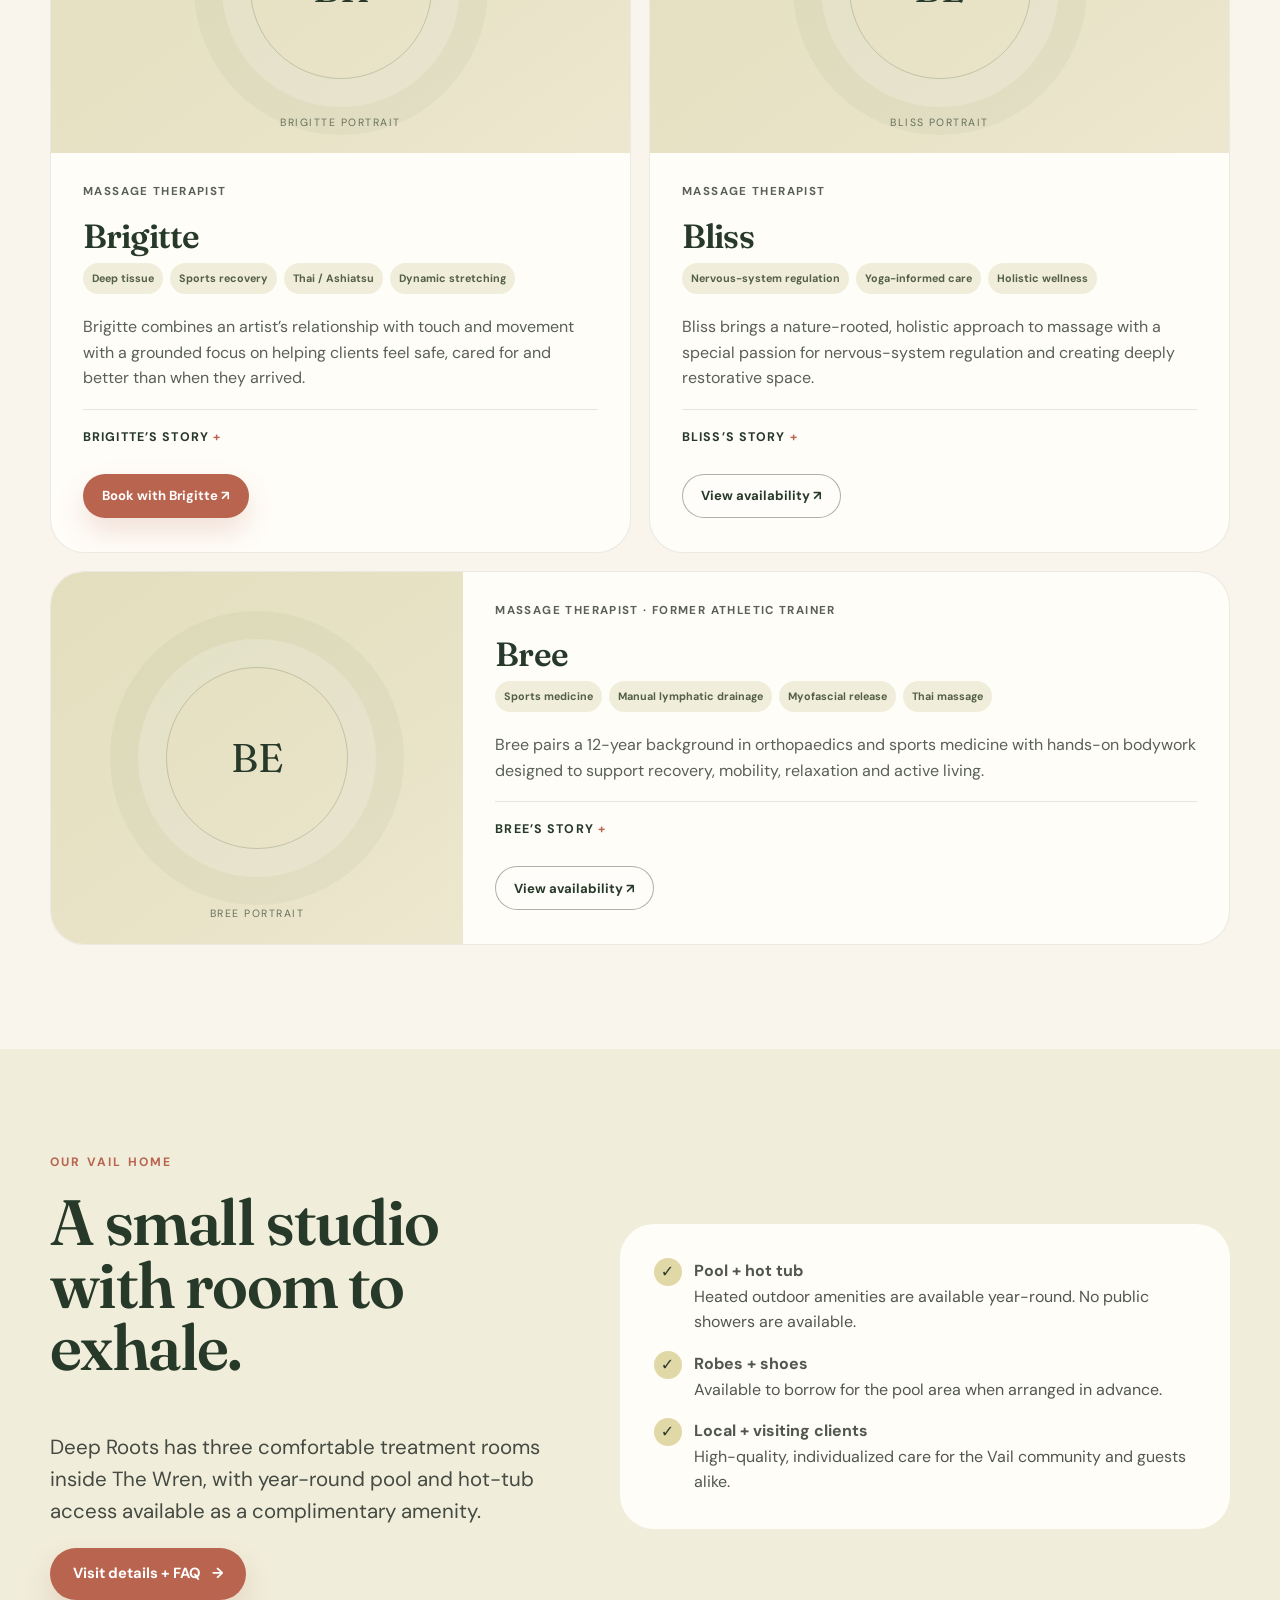
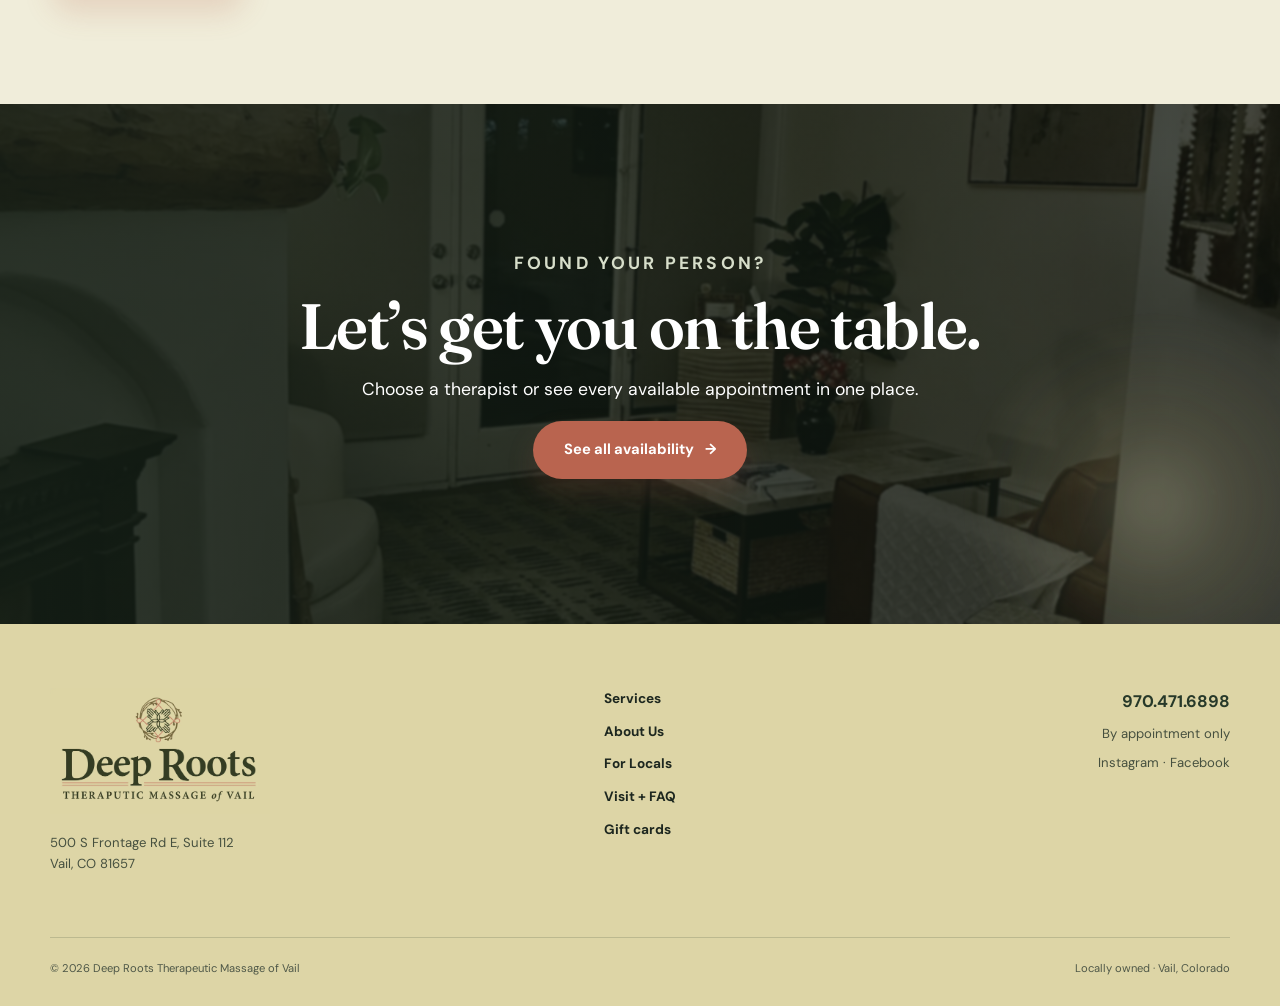
<file: about.html>
<!doctype html>
<html lang="en">
<head>
  <meta charset="utf-8" />
  <meta name="viewport" content="width=device-width, initial-scale=1" />
  <meta name="theme-color" content="#d0c89c" />
  <title>About Deep Roots | Massage Therapists in Vail, Colorado</title>
  <meta name="description" content="Meet the locally owned Deep Roots team in Vail, Colorado — experienced massage therapists bringing thoughtful, personalized bodywork to locals and visitors." />
  <link rel="preconnect" href="https://fonts.googleapis.com" />
  <link rel="preconnect" href="https://fonts.gstatic.com" crossorigin />
  <link href="https://fonts.googleapis.com/css2?family=DM+Sans:wght@400;500;600;700&family=Fraunces:opsz,wght@9..144,500;9..144,600&display=swap" rel="stylesheet" />
  <link rel="stylesheet" href="styles.css" />
</head>
<body>
  <a class="skip-link" href="#main">Skip to content</a>
  <header class="site-header" id="top">
    <div class="shell header-inner">
      <a class="brand" href="index.html" aria-label="Deep Roots home"><img class="brand-mark" src="assets/deeproots.webp" alt="" aria-hidden="true" /><span class="brand-name">Deep Roots</span></a>
      <button class="menu-button" type="button" aria-expanded="false" aria-controls="primary-nav"><span></span><span></span><span></span><span class="sr-only">Open navigation</span></button>
      <nav class="primary-nav" id="primary-nav" aria-label="Primary navigation">
        <a href="index.html#services">Services</a>
        <a class="nav-current" href="about.html">About Us</a>
        <a href="index.html#locals">For Locals</a>
        <a href="index.html#visit">Visit + FAQ</a>
        <a href="index.html#studio">Studio</a>
      </nav>
      <div class="header-actions">
        <button class="text-button member-trigger" type="button" data-open-member>Member login</button>
        <a class="button button-solid button-small" href="https://booking.mangomint.com/182366" target="_blank" rel="noreferrer">Book a session <span aria-hidden="true">↗</span></a>
      </div>
    </div>
  </header>

  <main id="main">
    <section class="about-hero">
      <div class="shell about-hero-grid">
        <div class="about-hero-copy reveal">
          <p class="eyebrow">The people behind Deep Roots</p>
          <h1>Care with a whole lot of heart behind it.</h1>
          <p class="section-lead">Deep Roots is a locally owned and operated massage studio built around experienced therapists, personalized sessions and the belief that feeling better should feel human from the moment you walk in.</p>
          <div class="button-row">
            <a class="button button-solid" href="https://booking.mangomint.com/182366" target="_blank" rel="noreferrer">See all availability <span>→</span></a>
            <a class="button button-outline" href="index.html#visit">Plan your visit</a>
          </div>
        </div>
        <figure class="about-hero-visual reveal reveal-delay-1">
          <img src="assets/dr8.webp" alt="Bright and peaceful Deep Roots studio interior" />
          <figcaption class="about-hero-note">Three treatment rooms. A deeply experienced team. All are welcome.</figcaption>
        </figure>
      </div>
    </section>

    <section class="about-story section-pad">
      <div class="shell about-story-grid">
        <aside class="story-mark reveal">
          <img src="assets/deeproots.webp" alt="Deep Roots emblem" />
          <p>“Deep Roots” began with a family legacy of healing touch — and grew into a studio built to help people feel more at home in their bodies.</p>
        </aside>
        <div class="story-copy reveal reveal-delay-1">
          <p class="eyebrow eyebrow-warm">Who we are</p>
          <h2>Locally rooted. Globally informed.</h2>
          <p>Deep Roots is home to a team of passionate, highly experienced therapists whose training spans Colorado, Hawaii, Thailand, Laos, Nepal and beyond. Across different specialties and approaches, the common thread is simple: listen first, personalize the work, and make each session genuinely useful to the person on the table.</p>
          <p>Owner Donna’s connection to massage started long before Deep Roots opened. Her grandmother, Donnagene, graduated from massage school the same year Donna was born, introducing her early to the transformative power of bodywork. The studio’s name is a tribute to that foundation — the people, practices and experiences that continue to shape the care offered here.</p>
          <p>The goal is high-quality massage at a fair price, exceptional care from start to finish, and a studio that feels equally welcoming to Vail locals and visiting guests.</p>
          <div class="story-values">
            <div class="story-value"><strong>Personalized</strong><span>Sessions respond to the person, not a preset routine.</span></div>
            <div class="story-value"><strong>Experienced</strong><span>Deep education across clinical, restorative and traditional modalities.</span></div>
            <div class="story-value"><strong>Welcoming</strong><span>Thoughtful care, grounded service and a place where all are welcome.</span></div>
          </div>
        </div>
      </div>
    </section>

    <section class="team section-pad" id="team">
      <div class="shell">
        <div class="team-heading reveal">
          <div><p class="eyebrow">Meet the therapists</p><h2>Different paths. One very good reason to be here.</h2></div>
          <p class="section-lead">Choose someone whose background speaks to what you need, or view all availability and let timing lead the way.</p>
        </div>

        <div class="team-grid">
          <article class="therapist-card reveal">
            <div class="therapist-placeholder"><span>DR</span><small>Donna portrait</small></div>
            <div class="therapist-copy">
              <p class="therapist-role">Owner · Massage therapist</p><h3>Donna</h3>
              <div class="specialty-tags"><span>Deep tissue</span><span>Sports massage</span><span>Cupping</span><span>Thai massage</span></div>
              <p>Donna blends intuition, compassion and training from around the world into sessions designed to create healing, balance and comfort in body and mind.</p>
              <details class="bio-details"><summary>Donna’s story</summary><p>Intentional, loving touch has been part of Donna’s life from the beginning. Her grandmother introduced her to bodywork early, and Deep Roots is a tribute to that foundation. Donna trained at the Pacific Center for Awareness and Bodywork in Kauai, studying postural alignment, deep tissue, sports massage and Swedish relaxation. She later studied Thai yoga massage in Thailand and Laos and traveled to Nepal with a group of massage therapists to host clinics and teach local bodywork. Cupping therapy is another important part of her practice.</p></details>
              <div class="therapist-actions"><a class="button button-solid button-small" href="https://booking.mangomint.com/182366?staffId=5" target="_blank" rel="noreferrer">Book with Donna ↗</a></div>
            </div>
          </article>

          <article class="therapist-card reveal reveal-delay-1">
            <div class="therapist-placeholder"><span>LY</span><small>Lydia portrait</small></div>
            <div class="therapist-copy">
              <p class="therapist-role">Massage therapist · Instructor</p><h3>Lydia</h3>
              <div class="specialty-tags"><span>Thai massage</span><span>Deep tissue</span><span>Lymphatic drainage</span><span>Craniosacral</span></div>
              <p>Lydia approaches massage as a way to come home to the body, creating space to slow down, reconnect and listen to what the body is asking for.</p>
              <details class="bio-details"><summary>Lydia’s story</summary><p>After a profound yoga teacher training in Baja, Lydia found her calling in body-based healing. She brings more than 14 years of experience supporting thousands of clients, 12 years as a Thai Massage and Deep Tissue instructor, certification in lymphatic drainage, training in Craniosacral Therapy through the Upledger Institute and Visceral Manipulation through the Barral Institute, plus more than 3,500 hours of massage education. Her work integrates these modalities with an emphasis on listening, safety and nervous-system support.</p></details>
              <div class="therapist-actions"><a class="button button-solid button-small" href="https://booking.mangomint.com/182366?staffId=6" target="_blank" rel="noreferrer">Book with Lydia ↗</a></div>
            </div>
          </article>

          <article class="therapist-card reveal">
            <div class="therapist-placeholder"><span>BR</span><small>Brigitte portrait</small></div>
            <div class="therapist-copy">
              <p class="therapist-role">Massage therapist</p><h3>Brigitte</h3>
              <div class="specialty-tags"><span>Deep tissue</span><span>Sports recovery</span><span>Thai / Ashiatsu</span><span>Dynamic stretching</span></div>
              <p>Brigitte combines an artist’s relationship with touch and movement with a grounded focus on helping clients feel safe, cared for and better than when they arrived.</p>
              <details class="bio-details"><summary>Brigitte’s story</summary><p>Brigitte’s healing path began with a love of nutrition before she discovered the importance of sacred touch. After moving to Colorado in 2013, she enrolled in the Colorado School of Healing Arts and later traveled to northern Thailand to study Thai massage. Her strengths include deep tissue, sports recovery, dynamic stretching, Thai and Ashiatsu work, cued breathing and compassionate touch.</p></details>
              <div class="therapist-actions"><a class="button button-solid button-small" href="https://booking.mangomint.com/182366?staffId=8" target="_blank" rel="noreferrer">Book with Brigitte ↗</a></div>
            </div>
          </article>

          <article class="therapist-card reveal reveal-delay-1">
            <div class="therapist-placeholder"><span>BL</span><small>Bliss portrait</small></div>
            <div class="therapist-copy">
              <p class="therapist-role">Massage therapist</p><h3>Bliss</h3>
              <div class="specialty-tags"><span>Nervous-system regulation</span><span>Yoga-informed care</span><span>Holistic wellness</span></div>
              <p>Bliss brings a nature-rooted, holistic approach to massage with a special passion for nervous-system regulation and creating deeply restorative space.</p>
              <details class="bio-details"><summary>Bliss’s story</summary><p>Bliss studied Environmental Science in North Carolina before moving to Colorado, where her love of plants and wellness began to overlap. She worked as an herbal technician in an acupuncture clinic, became certified in Acu Detox and completed a 200-hour yoga teacher training. Massage became the next expression of that work: an opportunity to help clients slow down, reconnect and give the body and mind space to reset.</p></details>
              <div class="therapist-actions"><a class="button button-outline button-small" href="https://booking.mangomint.com/182366" target="_blank" rel="noreferrer">View availability ↗</a></div>
            </div>
          </article>

          <article class="therapist-card reveal">
            <div class="therapist-placeholder"><span>BE</span><small>Bree portrait</small></div>
            <div class="therapist-copy">
              <p class="therapist-role">Massage therapist · Former athletic trainer</p><h3>Bree</h3>
              <div class="specialty-tags"><span>Sports medicine</span><span>Manual lymphatic drainage</span><span>Myofascial release</span><span>Thai massage</span></div>
              <p>Bree pairs a 12-year background in orthopaedics and sports medicine with hands-on bodywork designed to support recovery, mobility, relaxation and active living.</p>
              <details class="bio-details"><summary>Bree’s story</summary><p>After 12 years as a Certified Athletic Trainer in orthopaedics and sports medicine, Bree transitioned into massage therapy to take a more hands-on approach to healing and wellness. Her work combines clinical knowledge, advanced training and intuitive touch to calm the nervous system, relieve tension, restore muscular balance and improve mobility. Her continuing education includes Manual Lymphatic Drainage, Myofascial Release, Myofascial Decompression and Thai Massage.</p></details>
              <div class="therapist-actions"><a class="button button-outline button-small" href="https://booking.mangomint.com/182366" target="_blank" rel="noreferrer">View availability ↗</a></div>
            </div>
          </article>
        </div>
      </div>
    </section>

    <section class="about-amenities section-pad">
      <div class="shell about-amenities-grid">
        <div class="reveal">
          <p class="eyebrow eyebrow-warm">Our Vail home</p><h2>A small studio with room to exhale.</h2>
          <p class="section-lead">Deep Roots has three comfortable treatment rooms inside The Wren, with year-round pool and hot-tub access available as a complimentary amenity.</p>
          <a class="button button-solid" href="index.html#visit">Visit details + FAQ <span>→</span></a>
        </div>
        <div class="about-amenities-card reveal reveal-delay-1">
          <ul>
            <li><span>✓</span><div><strong>Pool + hot tub</strong><br>Heated outdoor amenities are available year-round. No public showers are available.</div></li>
            <li><span>✓</span><div><strong>Robes + shoes</strong><br>Available to borrow for the pool area when arranged in advance.</div></li>
            <li><span>✓</span><div><strong>Local + visiting clients</strong><br>High-quality, individualized care for the Vail community and guests alike.</div></li>
          </ul>
        </div>
      </div>
    </section>

    <section class="final-cta">
      <div class="final-cta-bg" aria-hidden="true"></div>
      <div class="shell final-cta-inner reveal">
        <p class="eyebrow">Found your person?</p><h2>Let’s get you on the table.</h2><p>Choose a therapist or see every available appointment in one place.</p>
        <a class="button button-solid button-large" href="https://booking.mangomint.com/182366" target="_blank" rel="noreferrer">See all availability <span>→</span></a>
      </div>
    </section>
  </main>

  <footer class="site-footer">
    <div class="shell footer-grid">
      <div class="footer-brand"><img src="assets/dr-logo.webp" alt="Deep Roots Therapeutic Massage of Vail" /><p>500 S Frontage Rd E, Suite 112<br>Vail, CO 81657</p></div>
      <div class="footer-links"><a href="index.html#services">Services</a><a href="about.html">About Us</a><a href="index.html#locals">For Locals</a><a href="index.html#visit">Visit + FAQ</a><a href="https://clients.mangomint.com/gift-cards/182366" target="_blank" rel="noreferrer">Gift cards</a></div>
      <div class="footer-contact"><a href="tel:+19704716898">970.471.6898</a><span>By appointment only</span><div><a href="https://www.instagram.com/deeprootsvail/" target="_blank" rel="noreferrer">Instagram</a> · <a href="https://www.facebook.com/DeepRootsVail" target="_blank" rel="noreferrer">Facebook</a></div></div>
    </div>
    <div class="shell footer-bottom"><span>© <span id="year"></span> Deep Roots Therapeutic Massage of Vail</span><span>Locally owned · Vail, Colorado</span></div>
  </footer>

  <div class="mobile-booking" aria-label="Quick booking actions"><button class="mobile-login" type="button" data-open-member>Member</button><a href="https://booking.mangomint.com/182366" target="_blank" rel="noreferrer">Book a session <span>→</span></a></div>

  <dialog class="modal" id="member-modal">
    <button class="modal-close" type="button" data-close-modal aria-label="Close member login">×</button><p class="eyebrow">Welcome back</p><h2>Member portal</h2><p>For the live build, this can connect to the final booking or membership platform so recurring clients can manage appointments, credits and benefits.</p>
    <form class="demo-form" id="login-form"><label>Email address<input type="email" name="email" autocomplete="email" required placeholder="you@example.com" /></label><label>Password<input type="password" name="password" autocomplete="current-password" required placeholder="••••••••" /></label><button class="button button-solid" type="submit">Sign in <span>→</span></button></form><p class="demo-disclaimer">Prototype interaction only — no credentials are stored or submitted.</p>
  </dialog>
  <div class="toast" id="toast" role="status" aria-live="polite"></div>
  <script src="script.js" defer></script>
</body>
</html>
</file>
<file: styles.css>
:root {
  --cream: #f6f1e7;
  --paper: #fbf8f1;
  --sage-50: #eef0e6;
  --sage-100: #e3e7d8;
  --sage: #8d9a73;
  --olive: #536044;
  --forest: #273929;
  --ink: #1d271f;
  --muted: #6e7068;
  --clay: #b9644f;
  --clay-dark: #9d4f3d;
  --gold: #cf9a43;
--root-sand: #e0d8a7;
  --root-sand-light: #e3debd;
  --root-sand-pale: #f0edda;
  --line: rgba(39, 57, 41, 0.16);
  --shadow: 0 22px 65px rgba(43, 49, 35, 0.12);
  --radius-xl: 34px;
  --radius-lg: 24px;
  --radius-md: 16px;
  --shell: min(1180px, calc(100vw - 42px));
  --serif: "Fraunces", Georgia, serif;
  --sans: "DM Sans", ui-sans-serif, system-ui, -apple-system, BlinkMacSystemFont, "Segoe UI", sans-serif;
}

* { box-sizing: border-box; }
html { scroll-behavior: smooth; }
body {
  margin: 0;
  background: var(--cream);
  color: var(--ink);
  font-family: var(--sans);
  font-size: 16px;
  line-height: 1.6;
  overflow-x: hidden;
}
body.modal-open { overflow: hidden; }
img { display: block; max-width: 100%; }
a { color: inherit; text-decoration: none; }
button, input, select { font: inherit; }
button, a { -webkit-tap-highlight-color: transparent; }
::selection { background: rgba(185, 100, 79, .22); }

.sr-only {
  position: absolute; width: 1px; height: 1px; padding: 0; margin: -1px;
  overflow: hidden; clip: rect(0, 0, 0, 0); white-space: nowrap; border: 0;
}
.skip-link {
  position: fixed; z-index: 9999; left: 16px; top: 12px; transform: translateY(-150%);
  padding: 10px 14px; border-radius: 10px; background: var(--forest); color: white;
}
.skip-link:focus { transform: translateY(0); }

.shell { width: var(--shell); margin-inline: auto; }
.section-pad { padding: 104px 0; }
.eyebrow {
  margin: 0 0 18px;
  color: var(--sage);
  font-weight: 700;
  font-size: .76rem;
  letter-spacing: .18em;
  text-transform: uppercase;
}
.eyebrow-warm { color: var(--clay); }
h1, h2, h3, p { margin-top: 0; }
h1, h2, h3 { font-family: var(--serif); font-weight: 600; letter-spacing: -.025em; line-height: .98; }
h1 { font-size: clamp(4.5rem, 8vw, 8rem); }
h2 { font-size: clamp(3rem, 5vw, 5.7rem); }
h3 { font-size: 1.55rem; line-height: 1.1; }
.section-lead { font-size: clamp(1.08rem, 1.6vw, 1.36rem); line-height: 1.55; color: #454a42; }
.micro-note { color: var(--muted); font-size: .78rem; line-height: 1.5; }

.button {
  display: inline-flex; align-items: center; justify-content: center; gap: 11px;
  min-height: 52px; padding: 0 22px;
  border: 1px solid transparent; border-radius: 999px;
  font-weight: 700; font-size: .92rem; cursor: pointer;
  transition: transform .25s ease, box-shadow .25s ease, background .25s ease, color .25s ease, border-color .25s ease;
}
.button:hover { transform: translateY(-2px); }
.button-solid { background: var(--clay); color: #fff; box-shadow: 0 14px 28px rgba(185, 100, 79, .18); }
.button-solid:hover { background: var(--clay-dark); box-shadow: 0 16px 35px rgba(185, 100, 79, .26); }
.button-outline { border-color: rgba(39,57,41,.38); background: rgba(255,255,255,.28); color: var(--forest); }
.button-outline:hover { border-color: var(--forest); background: rgba(255,255,255,.68); }
.button-quiet { min-height: auto; padding: 9px 4px; border-radius: 0; border-bottom: 1px solid rgba(39,57,41,.45); color: var(--forest); }
.button-small { min-height: 44px; padding-inline: 18px; font-size: .82rem; }
.button-large { min-height: 58px; padding-inline: 30px; }
.button-full { width: 100%; }
.button-row { display: flex; gap: 16px; flex-wrap: wrap; align-items: center; }

.site-header {
  position: sticky; top: 0; z-index: 900;
  background: var(--root-sand); backdrop-filter: blur(18px);
  border-bottom: 1px solid rgba(39,57,41,.08);
}
.header-inner { min-height: 78px; display: grid; grid-template-columns: 250px 1fr auto; gap: 26px; align-items: center; }
.brand img { width: 218px; height: auto; }
.primary-nav { display: flex; justify-content: center; gap: clamp(16px, 2vw, 30px); font-size: .86rem; font-weight: 600; }
.primary-nav a, .text-button { position: relative; }
.primary-nav a::after, .text-button::after {
  content: ""; position: absolute; left: 0; right: 100%; bottom: -5px; height: 1px; background: var(--clay); transition: right .25s ease;
}
.primary-nav a:hover::after, .text-button:hover::after { right: 0; }
.header-actions { display: flex; align-items: center; gap: 16px; }
.text-button { border: 0; background: transparent; padding: 7px 0; cursor: pointer; color: var(--forest); font-weight: 700; font-size: .82rem; }
.menu-button { display: none; border: 0; background: transparent; padding: 10px; }
.menu-button span:not(.sr-only) { display: block; width: 25px; height: 2px; background: var(--forest); margin: 5px 0; }

.hero { padding-top: 20px; padding-bottom: 40px; }
.hero .shell { width:min(1380px, calc(100vw - 42px)); }
.hero-grid { display: grid; grid-template-columns: 1.08fr .92fr; height: clamp(540px, calc(100vh - 150px), 620px); min-height:0; border-radius: var(--radius-xl); overflow: hidden; box-shadow: var(--shadow); }
.hero-media { position: relative; min-height: 0; background: #1d231d; overflow: hidden; }
.hero-media img { width: 100%; height: 100%; object-fit: cover; object-position: 54% center; filter: saturate(.86) contrast(.96) brightness(.88); transform: scale(1.01); }
.hero-media::after { content:""; position:absolute; inset:0; background: linear-gradient(180deg, rgba(26,31,25,.03), rgba(22,27,22,.34)); }
.hero-media-copy { position: absolute; z-index: 2; left: 42px; top: 44px; display: grid; color: #fffdf5; text-transform: uppercase; letter-spacing: .17em; font-size: .74rem; line-height: 1.45; }
.hero-media-copy strong { font-family: var(--serif); margin-top: 7px; max-width: 150px; font-size: 1.12rem; letter-spacing: .08em; }
.hero-copy { position: relative; display: flex; flex-direction: column; justify-content: center; padding: clamp(38px, 4.3vw, 62px); background: linear-gradient(145deg, #f8f5ea 0%, #f1f0df 100%); }
.hero-copy::before { content:""; position:absolute; right:-58px; top:-55px; width:230px; height:230px; border:1px solid rgba(83,96,68,.17); border-radius: 40% 60% 51% 49% / 58% 43% 57% 42%; transform: rotate(24deg); }
.hero-copy h1 { margin-bottom: 22px; color: var(--forest); font-size:clamp(3.7rem, 5.8vw, 6.3rem); }
.hero-copy h1 em { position: relative; font-style: normal; }
.hero-copy h1 em::after { content:""; position:absolute; left:2%; right:4%; height:4px; bottom:-7px; background: linear-gradient(90deg, var(--clay) 0 43%, transparent 43% 48%, var(--clay) 48% 100%); opacity:.75; }
.hero-lead { margin-bottom: 14px; font-family: var(--serif); font-size: clamp(1.18rem, 1.65vw, 1.5rem); line-height: 1.35; }
.hero-body { max-width: 610px; color: #51564d; font-size: .98rem; }
.hero-actions { display: flex; gap: 13px; flex-wrap: wrap; margin-top: 18px; }
.hero-note { position:absolute; right: 34px; bottom: 22px; display:flex; gap:12px; align-items:flex-end; color: rgba(83,96,68,.78); }
.scribble, .cta-script { font-family: var(--serif); font-style: italic; transform: rotate(-7deg); }
.scribble { font-size: 1.02rem; line-height: 1.1; }
.leaf-doodle { font-size: 2.3rem; transform: rotate(25deg); }

.trust-strip { background: var(--root-sand-light); border-block: 1px solid rgba(83,96,68,.14); }
.trust-grid { display: grid; grid-template-columns: repeat(4, 1fr); }
.trust-item { min-height: 108px; display:flex; gap:15px; align-items:center; padding: 22px 26px; border-right: 1px solid rgba(83,96,68,.18); }
.trust-item:last-child { border-right:0; }
.trust-icon { width: 34px; height:34px; display:grid; place-items:center; flex: 0 0 auto; border:1px solid rgba(83,96,68,.32); border-radius:50%; color: var(--forest); font-size: 1.2rem; }
.trust-item strong, .trust-item small { display:block; }
.trust-item strong { font-family: var(--serif); font-size:1.05rem; }
.trust-item small { margin-top:3px; color:#62685a; font-size:.73rem; }

.locals { background: #f9f5ec; position:relative; overflow:hidden; }
.locals::before { content:""; position:absolute; width:560px; height:560px; left:-390px; top:80px; border:1px solid rgba(185,100,79,.12); border-radius:50%; box-shadow: 80px 40px 0 -1px rgba(185,100,79,.03); }
.locals-grid { display:grid; grid-template-columns: .9fr 1.1fr; gap: clamp(50px, 7vw, 100px); align-items:center; }
.locals-copy h2 { max-width: 610px; margin-bottom: 26px; color: var(--forest); }
.locals-copy > p:not(.eyebrow):not(.micro-note) { max-width: 620px; color:#51574e; }
.check-list { display:grid; grid-template-columns: repeat(2, minmax(0, 1fr)); gap:10px 20px; list-style:none; padding:0; margin: 30px 0 34px; }
.check-list li { display:flex; gap:10px; align-items:center; font-size:.9rem; }
.check-list li span { width:23px; height:23px; display:grid; place-items:center; border-radius:50%; background:var(--olive); color:white; font-size:.72rem; }
.locals-visual { position:relative; min-height: 560px; }
.locals-photo { position:absolute; inset:0 120px 60px 0; margin:0; border-radius: var(--radius-xl); overflow:hidden; box-shadow: var(--shadow); }
.locals-photo img { width:100%; height:100%; object-fit:cover; }
.locals-card { position:absolute; right:0; bottom:0; width:min(290px, 46%); padding: 32px; background: var(--root-sand); border-radius: var(--radius-lg); box-shadow:0 16px 45px rgba(43,49,35,.13); }
.locals-card img { width:72px; margin-bottom:22px; border-radius:50%; }
.locals-card p { font-family: var(--serif); font-size:1.28rem; line-height:1.35; }
.locals-card span { font-size:.72rem; text-transform:uppercase; letter-spacing:.12em; color:var(--olive); }

.relief { background: var(--cream); }
.relief-grid { display:grid; grid-template-columns: 1.08fr .65fr .86fr; gap: clamp(36px, 5vw, 76px); align-items:center; }
.relief-intro h2 { margin-bottom: 26px; color:var(--forest); }
.relief-pills { display:flex; flex-wrap:wrap; gap:9px; margin-top:28px; }
.relief-pill { border:1px solid rgba(83,96,68,.22); background:#fdfbf6; color:#4f5848; border-radius:999px; padding:10px 14px; cursor:pointer; font-weight:600; font-size:.78rem; transition:.2s ease; }
.relief-pill:hover, .relief-pill.active { border-color:var(--clay); background:#fff6ef; color:var(--clay-dark); transform:translateY(-1px); }
.body-map { display:grid; place-items:center; }
.figure-wrap { position:relative; width:min(260px, 100%); }
.body-figure { width:100%; height:auto; fill:none; stroke:#68705f; stroke-width:2.5; stroke-linecap:round; }
.hotspot { position:absolute; width:26px; height:26px; border-radius:50%; border:0; background: rgba(185,100,79,.42); box-shadow:0 0 0 8px rgba(185,100,79,.1); cursor:pointer; transition:.2s ease; }
.hotspot:hover, .hotspot.active { background:var(--clay); box-shadow:0 0 0 10px rgba(185,100,79,.14); transform:scale(1.08); }
.hotspot-neck { left:45%; top:18%; }
.hotspot-back { left:43%; top:36%; }
.hotspot-hips { left:50%; top:53%; }
.hotspot-legs { left:35%; top:70%; }
.relief-result { padding:34px; background:#fcfaf4; border:1px solid rgba(83,96,68,.15); border-radius:var(--radius-lg); box-shadow:0 20px 55px rgba(43,49,35,.07); }
.result-kicker { display:block; margin-bottom:18px; color:var(--clay); font-size:.72rem; letter-spacing:.13em; text-transform:uppercase; font-weight:700; }
.relief-result h3 { font-size:2rem; color:var(--forest); }
.relief-result > p { color:#555b52; }
.result-tags { display:flex; gap:8px; flex-wrap:wrap; margin:22px 0 24px; }
.result-tags span { padding:8px 10px; background:var(--sage-50); border-radius:999px; font-size:.72rem; color:var(--olive); }

.services { background:var(--root-sand-pale); }
.section-heading { display:flex; justify-content:space-between; gap:40px; align-items:flex-end; margin-bottom:46px; }
.section-heading h2 { margin:0; color:var(--forest); }
.arrow-link { flex:0 0 auto; padding-bottom:7px; border-bottom:1px solid rgba(39,57,41,.4); font-weight:700; font-size:.86rem; }
.service-grid { display:grid; grid-template-columns:repeat(4, 1fr); gap:18px; }
.service-card { background:#fdfaf4; border-radius:22px; overflow:hidden; border:1px solid rgba(83,96,68,.1); transition:transform .3s ease, box-shadow .3s ease; }
.service-card:hover { transform:translateY(-7px); box-shadow:0 22px 45px rgba(43,49,35,.1); }
.service-image { height:230px; overflow:hidden; }
.service-image img { width:100%; height:100%; object-fit:cover; transition:transform .6s cubic-bezier(.2,.7,.2,1); }
.service-card:hover img { transform:scale(1.04); }
.service-copy { padding:24px; }
.service-number { display:block; margin-bottom:15px; color:var(--clay); font-size:.73rem; font-weight:700; letter-spacing:.12em; }
.service-copy h3 { min-height:54px; margin-bottom:12px; color:var(--forest); }
.service-copy p { margin:0; color:#61665d; font-size:.85rem; }

.reviews { background:#f9f5ec; }
.rating-lockup { display:grid; grid-template-columns:auto auto; gap:0 10px; align-items:center; text-align:right; }
.rating-lockup strong { grid-row:1 / 3; font-family:var(--serif); font-size:3rem; line-height:1; color:var(--forest); }
.rating-lockup span { color:var(--gold); letter-spacing:.08em; }
.rating-lockup small { color:var(--muted); font-size:.72rem; }
.review-grid { display:grid; grid-template-columns:repeat(3, 1fr); gap:18px; }
.review-card { min-height:310px; padding:34px; border-radius:var(--radius-lg); background:#fffdf8; border:1px solid rgba(83,96,68,.11); display:flex; flex-direction:column; box-shadow:0 18px 40px rgba(43,49,35,.05); }
.review-stars { color:var(--gold); letter-spacing:.15em; font-size:.82rem; margin-bottom:34px; }
.review-card h3 { color:var(--forest); font-size:1.8rem; }
.review-card p { color:#555b52; }
.review-theme { margin-top:auto; padding-top:24px; border-top:1px solid rgba(83,96,68,.12); font-size:.71rem; text-transform:uppercase; letter-spacing:.1em; color:var(--olive); }

.studio { background:var(--cream); }
.studio-grid { display:grid; grid-template-columns:.72fr 1.28fr; gap:70px; align-items:center; }
.studio-copy h2 { color:var(--forest); }
.social-links { display:flex; flex-wrap:wrap; gap:12px; margin:28px 0 16px; }
.social-rail { display:grid; grid-template-columns:1fr 1fr 1fr; grid-template-rows:240px 240px; gap:12px; }
.social-card { position:relative; overflow:hidden; border-radius:20px; background:var(--sage-100); min-width:0; }
.social-card-tall { grid-row:span 2; }
.social-card-wide { grid-column:span 2; }
.social-card img { width:100%; height:100%; object-fit:cover; transition:transform .6s cubic-bezier(.2,.7,.2,1), filter .4s ease; }
.social-card:hover img { transform:scale(1.045); filter:brightness(.78); }
.social-card::after { content:""; position:absolute; inset:0; background:linear-gradient(180deg, transparent 45%, rgba(24,31,24,.62)); }
.social-card span { position:absolute; z-index:2; left:18px; right:18px; bottom:16px; color:white; font-weight:700; font-size:.84rem; transform:translateY(2px); transition:.25s ease; }
.social-card:hover span { transform:translateY(-2px); }

.final-cta { position:relative; min-height:520px; display:grid; place-items:center; overflow:hidden; background:#314032; color:white; }
.final-cta-bg { position:absolute; inset:-8%; background:url("assets/dr10.webp") center/cover no-repeat; filter:brightness(.38) saturate(.7) blur(1px); transform:scale(1.06); }
.final-cta::after { content:""; position:absolute; inset:0; background:linear-gradient(90deg, rgba(26,39,28,.7), rgba(26,39,28,.36)); }
.final-cta-inner { position:relative; z-index:2; text-align:center; max-width:820px; padding:90px 20px; }
.final-cta .eyebrow { color:#d7deca; }
.final-cta h2 { margin-bottom:18px; color:white; }
.final-cta p { font-size:1.1rem; }
.cta-script { display:block; margin:34px auto 0; width:max-content; color:#e7dfce; font-size:1.05rem; }

.site-footer { padding:64px 0 28px; background:var(--root-sand); }
.footer-grid { display:grid; grid-template-columns:1fr auto 1fr; gap:50px; align-items:start; }
.footer-brand img { width:220px; margin-bottom:18px; }
.footer-brand p, .footer-contact { color:#46503f; font-size:.82rem; }
.footer-links { display:grid; gap:11px; font-size:.85rem; font-weight:700; }
.footer-contact { text-align:right; display:grid; gap:8px; }
.footer-contact > a { color:var(--forest); font-size:1.05rem; font-weight:700; }
.footer-bottom { display:flex; justify-content:space-between; gap:30px; margin-top:50px; padding-top:22px; border-top:1px solid rgba(39,57,41,.18); color:#4f5848; font-size:.7rem; }

.mobile-booking { display:none; }

.modal {
  width:min(560px, calc(100vw - 28px)); max-height:min(760px, calc(100vh - 28px));
  padding:42px; border:1px solid rgba(83,96,68,.16); border-radius:28px; background:#fbf8f1; color:var(--ink); box-shadow:0 35px 100px rgba(22,28,22,.3);
}
.modal::backdrop { background:rgba(23,29,23,.58); backdrop-filter:blur(7px); }
.modal h2 { font-size:3.1rem; color:var(--forest); margin-bottom:16px; }
.modal-close { position:absolute; right:18px; top:16px; width:38px; height:38px; border-radius:50%; border:1px solid rgba(83,96,68,.18); background:transparent; cursor:pointer; font-size:1.5rem; line-height:1; }
.demo-form { display:grid; gap:14px; margin-top:26px; }
.demo-form label { display:grid; gap:7px; color:var(--olive); font-size:.76rem; font-weight:700; }
.demo-form input, .demo-form select { width:100%; min-height:49px; padding:0 14px; border:1px solid rgba(83,96,68,.23); border-radius:12px; background:#fffdf8; color:var(--ink); outline:none; }
.demo-form input:focus, .demo-form select:focus { border-color:var(--clay); box-shadow:0 0 0 3px rgba(185,100,79,.1); }
.field-row { display:grid; grid-template-columns:1fr 1fr; gap:12px; }
.modal-divider { display:flex; gap:15px; align-items:center; margin:22px 0; color:#8b8c85; font-size:.72rem; text-transform:uppercase; letter-spacing:.1em; }
.modal-divider::before, .modal-divider::after { content:""; height:1px; flex:1; background:rgba(83,96,68,.16); }
.demo-disclaimer { margin:16px 0 0; color:#85877f; font-size:.7rem; }

.toast { position:fixed; z-index:1200; left:50%; bottom:28px; transform:translate(-50%, 20px); padding:12px 16px; border-radius:999px; background:var(--forest); color:white; font-size:.8rem; opacity:0; pointer-events:none; transition:.3s ease; box-shadow:0 14px 40px rgba(22,28,22,.25); }
.toast.show { opacity:1; transform:translate(-50%, 0); }

.reveal { opacity:0; transform:translateY(20px); transition:opacity .75s ease, transform .75s cubic-bezier(.2,.7,.2,1); }
.reveal.is-visible { opacity:1; transform:none; }
.reveal-delay-1 { transition-delay:.08s; }
.reveal-delay-2 { transition-delay:.16s; }
.reveal-delay-3 { transition-delay:.24s; }

@media (max-width: 1060px) {
  .header-inner { grid-template-columns:210px 1fr auto; }
  .brand img { width:190px; }
  .primary-nav { gap:16px; }
  .primary-nav a:nth-child(4), .primary-nav a:nth-child(5) { display:none; }
  .hero-grid { grid-template-columns:1fr 1fr; }
  .hero-copy { padding:42px 38px; }
  .hero-note { display:none; }
  .trust-grid { grid-template-columns:repeat(2, 1fr); }
  .trust-item:nth-child(2) { border-right:0; }
  .trust-item:nth-child(-n+2) { border-bottom:1px solid rgba(83,96,68,.18); }
  .relief-grid { grid-template-columns:1fr .55fr; }
  .relief-result { grid-column:1 / -1; display:grid; grid-template-columns:1fr auto; gap:10px 25px; align-items:center; }
  .relief-result .result-kicker, .relief-result h3, .relief-result p, .relief-result .result-tags { grid-column:1; }
  .relief-result .button { grid-column:2; grid-row:2 / 5; }
  .service-grid { grid-template-columns:repeat(2, 1fr); }
  .service-copy h3 { min-height:auto; }
  .studio-grid { grid-template-columns:1fr; }
  .studio-copy { max-width:700px; }
}

@media (max-width: 820px) {
  :root { --shell: min(100% - 30px, 680px); --radius-xl:26px; --radius-lg:20px; }
  .section-pad { padding:78px 0; }
  h1 { font-size:clamp(4rem, 16vw, 6rem); }
  h2 { font-size:clamp(2.8rem, 12vw, 4.6rem); }
  .site-header { position:sticky; }
  .header-inner { min-height:70px; grid-template-columns:1fr auto; }
  .brand img { width:184px; }
  .menu-button { display:block; }
  .header-actions { display:none; }
  .primary-nav { position:absolute; left:15px; right:15px; top:76px; display:none; padding:18px; border-radius:18px; background:#fbf8f1; box-shadow:var(--shadow); border:1px solid rgba(83,96,68,.12); }
  .primary-nav.open { display:grid; gap:4px; }
  .primary-nav a, .primary-nav a:nth-child(4), .primary-nav a:nth-child(5) { display:block; padding:11px 8px; }
  .primary-nav a::after { display:none; }

  .hero { padding-top:18px; padding-bottom:62px; }
  .hero-grid { grid-template-columns:1fr; height:auto; min-height:auto; }
  .hero-media { min-height:58vw; max-height:460px; }
  .hero-media-copy { left:28px; top:28px; }
  .hero-copy { padding:48px 28px 54px; }
  .hero-copy::before { width:160px; height:160px; }
  .hero-copy h1 { margin-bottom:22px; }
  .hero-actions { display:grid; }
  .hero-actions .button { width:100%; }

  .trust-grid { grid-template-columns:1fr 1fr; }
  .trust-item { padding:18px 14px; min-height:94px; }
  .trust-item:nth-child(even) { border-right:0; }

  .locals-grid { grid-template-columns:1fr; gap:42px; }
  .check-list { grid-template-columns:1fr; }
  .locals-visual { min-height:500px; }
  .locals-photo { inset:0 70px 70px 0; }
  .locals-card { width:230px; padding:24px; }

  .relief-grid { grid-template-columns:1fr; gap:38px; }
  .body-map { order:2; }
  .relief-result { order:3; display:block; }
  .relief-result .button { margin-top:4px; width:100%; }
  .figure-wrap { width:210px; }

  .section-heading { display:grid; gap:18px; align-items:start; }
  .rating-lockup { text-align:left; justify-content:start; }
  .review-grid { grid-template-columns:1fr; }
  .review-card { min-height:auto; }
  .studio-grid { gap:42px; }
  .social-rail { grid-template-columns:1fr 1fr; grid-template-rows:220px 220px 220px; }
  .social-card-tall { grid-row:span 2; }
  .social-card-wide { grid-column:1 / -1; }
  .footer-grid { grid-template-columns:1fr 1fr; }
  .footer-contact { grid-column:1 / -1; text-align:left; }
  .footer-bottom { display:grid; gap:8px; }

  .mobile-booking { position:fixed; z-index:850; left:12px; right:12px; bottom:12px; display:grid; grid-template-columns:auto 1fr; gap:8px; padding:8px; border-radius:999px; background:rgba(251,248,241,.92); border:1px solid rgba(83,96,68,.13); backdrop-filter:blur(15px); box-shadow:0 18px 48px rgba(30,37,29,.18); }
  .mobile-booking a, .mobile-booking button { min-height:48px; border:0; border-radius:999px; font-weight:700; }
  .mobile-booking a { display:flex; justify-content:center; align-items:center; gap:9px; padding:0 18px; background:var(--clay); color:white; }
  .mobile-booking button { padding:0 17px; background:var(--sage-100); color:var(--forest); }
  .site-footer { padding-bottom:100px; }
}

@media (max-width: 560px) {
  .section-pad { padding:66px 0; }
  .hero-media { min-height:78vw; }
  .hero-media-copy { font-size:.64rem; }
  .hero-media-copy strong { font-size:.95rem; }
  .trust-grid { grid-template-columns:1fr; }
  .trust-item { border-right:0; border-bottom:1px solid rgba(83,96,68,.18); }
  .trust-item:last-child { border-bottom:0; }
  .locals-visual { min-height:430px; }
  .locals-photo { inset:0 28px 64px 0; }
  .locals-card { width:210px; right:-3px; padding:20px; }
  .locals-card p { font-size:1.08rem; }
  .service-grid { grid-template-columns:1fr; }
  .service-image { height:245px; }
  .social-rail { grid-template-columns:1fr 1fr; grid-template-rows:190px 190px 190px; gap:8px; }
  .social-card span { font-size:.72rem; left:12px; right:12px; bottom:11px; }
  .final-cta { min-height:460px; }
  .footer-grid { grid-template-columns:1fr; }
  .footer-contact { grid-column:auto; }
  .field-row { grid-template-columns:1fr; }
  .modal { padding:36px 22px 26px; }
  .modal h2 { font-size:2.5rem; }
}

@media (prefers-reduced-motion: reduce) {
  *, *::before, *::after { scroll-behavior:auto !important; transition-duration:.001ms !important; animation-duration:.001ms !important; animation-iteration-count:1 !important; }
  .reveal { opacity:1; transform:none; }
}


/* =========================================================
   PRACTICAL INFO + ABOUT PAGE
========================================================= */
.visit { background:#f9f5ec; }
.visit-wrap { display:grid; gap:48px; }
.visit-heading { display:grid; grid-template-columns:1.05fr .75fr; gap:70px; align-items:end; }
.visit-heading h2 { max-width:760px; margin:0; color:var(--forest); }
.visit-heading .section-lead { margin:0; }
.visit-grid { display:grid; grid-template-columns:1.05fr .95fr; gap:20px; }
.visit-photo { position:relative; min-height:470px; margin:0; overflow:hidden; border-radius:var(--radius-xl); background:var(--root-sand-pale); box-shadow:var(--shadow); }
.visit-photo img { width:100%; height:100%; object-fit:cover; }
.visit-photo::after { content:""; position:absolute; inset:55% 0 0; background:linear-gradient(180deg, transparent, rgba(29,39,31,.7)); }
.visit-photo figcaption { position:absolute; z-index:2; left:28px; right:28px; bottom:24px; display:grid; gap:3px; color:white; }
.visit-photo figcaption strong { font-family:var(--serif); font-size:1.45rem; }
.visit-photo figcaption span { font-size:.78rem; }
.amenity-grid { display:grid; grid-template-columns:1fr; gap:12px; }
.amenity-card { position:relative; padding:27px 30px 27px 76px; border:1px solid rgba(83,96,68,.12); border-radius:20px; background:#fffdf8; }
.amenity-card h3 { margin-bottom:8px; color:var(--forest); font-size:1.45rem; }
.amenity-card p { margin:0; color:#596057; font-size:.86rem; }
.amenity-icon { position:absolute; left:26px; top:27px; width:34px; height:34px; display:grid; place-items:center; border-radius:50%; background:var(--root-sand-light); color:var(--forest); font-family:var(--serif); font-size:1.1rem; }
.home-massage { display:grid; grid-template-columns:1fr auto; gap:50px; align-items:center; padding:42px; border-radius:var(--radius-xl); background:var(--root-sand); }
.home-massage-copy { max-width:760px; }
.home-massage h3 { margin-bottom:14px; color:var(--forest); font-size:clamp(2rem,3.2vw,3.6rem); }
.home-massage p:not(.eyebrow):not(.micro-note) { margin-bottom:10px; color:#3e473a; }
.home-massage-actions { display:grid; gap:10px; min-width:220px; }
.faq-block { display:grid; grid-template-columns:.6fr 1.4fr; gap:70px; padding-top:16px; }
.faq-intro h3 { font-size:clamp(2rem,3vw,3.4rem); color:var(--forest); }
.faq-list { border-top:1px solid rgba(83,96,68,.2); }
.faq-list details { border-bottom:1px solid rgba(83,96,68,.2); }
.faq-list summary { list-style:none; display:flex; align-items:center; justify-content:space-between; gap:20px; padding:22px 2px; cursor:pointer; color:var(--forest); font-family:var(--serif); font-size:1.18rem; font-weight:600; }
.faq-list summary::-webkit-details-marker { display:none; }
.faq-list summary span { font-family:var(--sans); font-size:1.25rem; font-weight:400; transition:transform .2s ease; }
.faq-list details[open] summary span { transform:rotate(45deg); }
.faq-list details p { max-width:780px; padding:0 40px 22px 2px; margin:0; color:#5b6058; font-size:.9rem; }

.nav-current::after { right:0 !important; }

.about-hero { padding:58px 0 74px; background:linear-gradient(180deg, var(--root-sand) 0 46%, var(--cream) 46%); }
.about-hero-grid { display:grid; grid-template-columns:.78fr 1.22fr; gap:70px; align-items:end; }
.about-hero-copy { padding-top:46px; }
.about-hero h1 { max-width:760px; margin-bottom:25px; color:var(--forest); font-size:clamp(4rem,7vw,7.5rem); }
.about-hero .section-lead { max-width:690px; }
.about-hero-visual { position:relative; min-height:520px; border-radius:var(--radius-xl); overflow:hidden; box-shadow:var(--shadow); }
.about-hero-visual img { width:100%; height:100%; object-fit:cover; }
.about-hero-note { position:absolute; right:24px; bottom:24px; max-width:250px; padding:21px 23px; border-radius:18px; background:rgba(251,248,241,.92); backdrop-filter:blur(10px); color:var(--forest); font-family:var(--serif); font-size:1.2rem; line-height:1.25; }
.about-story { background:var(--cream); }
.about-story-grid { display:grid; grid-template-columns:.62fr 1.38fr; gap:90px; align-items:start; }
.story-mark { position:sticky; top:120px; padding:38px; border-radius:var(--radius-xl); background:var(--root-sand-light); text-align:center; }
.story-mark img { width:150px; margin:0 auto 26px; border-radius:50%; }
.story-mark p { margin:0; color:var(--olive); font-family:var(--serif); font-size:1.3rem; line-height:1.35; }
.story-copy h2 { margin-bottom:28px; color:var(--forest); }
.story-copy p { max-width:760px; color:#51574e; }
.story-values { display:grid; grid-template-columns:repeat(3,1fr); gap:12px; margin-top:35px; }
.story-value { padding:20px; border-top:2px solid var(--root-sand); background:#fbf8f1; }
.story-value strong { display:block; margin-bottom:6px; color:var(--forest); font-family:var(--serif); font-size:1.05rem; }
.story-value span { color:#666b62; font-size:.78rem; }
.team { background:#f9f5ec; }
.team-heading { display:grid; grid-template-columns:1fr .8fr; gap:60px; align-items:end; margin-bottom:50px; }
.team-heading h2 { margin:0; color:var(--forest); }
.team-heading p { margin:0; }
.team-grid { display:grid; grid-template-columns:repeat(2,1fr); gap:18px; }
.therapist-card { overflow:hidden; border:1px solid rgba(83,96,68,.12); border-radius:var(--radius-xl); background:#fffdf8; }
.therapist-card:nth-child(5) { grid-column:1 / -1; display:grid; grid-template-columns:.7fr 1.3fr; }
.therapist-placeholder { min-height:330px; display:grid; place-items:center; position:relative; overflow:hidden; background:linear-gradient(145deg, var(--root-sand-light), #ece7ce); }
.therapist-placeholder::before { content:""; width:180px; height:180px; border-radius:50%; border:1px solid rgba(83,96,68,.25); box-shadow:0 0 0 28px rgba(255,255,255,.18),0 0 0 56px rgba(83,96,68,.05); }
.therapist-placeholder span { position:absolute; color:var(--forest); font-family:var(--serif); font-size:2.5rem; }
.therapist-placeholder small { position:absolute; bottom:22px; text-transform:uppercase; letter-spacing:.14em; color:#66705c; font-size:.66rem; }
.therapist-copy { padding:30px 32px 34px; }
.therapist-copy h3 { margin-bottom:8px; color:var(--forest); font-size:2.1rem; }
.therapist-role { margin-bottom:16px; color:var(--clay); font-size:.72rem; font-weight:700; letter-spacing:.12em; text-transform:uppercase; }
.specialty-tags { display:flex; flex-wrap:wrap; gap:7px; margin:0 0 20px; }
.specialty-tags span { padding:7px 9px; border-radius:999px; background:var(--root-sand-pale); color:var(--olive); font-size:.67rem; font-weight:700; }
.therapist-copy > p { color:#596057; }
.bio-details { margin-top:18px; border-top:1px solid rgba(83,96,68,.14); }
.bio-details summary { cursor:pointer; list-style:none; padding:18px 0 4px; color:var(--forest); font-weight:700; font-size:.78rem; text-transform:uppercase; letter-spacing:.09em; }
.bio-details summary::-webkit-details-marker { display:none; }
.bio-details summary::after { content:" +"; color:var(--clay); }
.bio-details[open] summary::after { content:" –"; }
.bio-details p { margin:12px 0 0; color:#5a6056; font-size:.86rem; }
.therapist-actions { display:flex; flex-wrap:wrap; gap:10px; margin-top:22px; }
.about-amenities { background:var(--root-sand-pale); }
.about-amenities-grid { display:grid; grid-template-columns:.9fr 1.1fr; gap:70px; align-items:center; }
.about-amenities h2 { color:var(--forest); }
.about-amenities-card { padding:34px; border-radius:var(--radius-xl); background:#fffdf8; }
.about-amenities-card ul { list-style:none; margin:0; padding:0; display:grid; gap:16px; }
.about-amenities-card li { display:grid; grid-template-columns:28px 1fr; gap:12px; color:#51574e; }
.about-amenities-card li span { width:28px; height:28px; display:grid; place-items:center; border-radius:50%; background:var(--root-sand); color:var(--forest); font-weight:700; }

@media (max-width: 1060px) {
  .visit-heading { grid-template-columns:1fr; gap:20px; }
  .home-massage { grid-template-columns:1fr; }
  .home-massage-actions { grid-template-columns:repeat(2,minmax(0,1fr)); min-width:0; }
  .faq-block { grid-template-columns:1fr; gap:20px; }
  .about-hero-grid, .about-story-grid, .about-amenities-grid { grid-template-columns:1fr; }
  .about-hero { background:linear-gradient(180deg, var(--root-sand) 0 36%, var(--cream) 36%); }
  .about-hero-copy { padding-top:12px; }
  .story-mark { position:relative; top:auto; max-width:420px; }
  .team-heading { grid-template-columns:1fr; gap:18px; }
}

@media (max-width: 760px) {
  .visit-grid { grid-template-columns:1fr; }
  .visit-photo { min-height:380px; }
  .home-massage { padding:28px; }
  .home-massage-actions { grid-template-columns:1fr; }
  .about-hero { padding-top:28px; }
  .about-hero-visual { min-height:420px; }
  .story-values, .team-grid { grid-template-columns:1fr; }
  .therapist-card:nth-child(5) { grid-column:auto; display:block; }
  .about-amenities-card { padding:25px; }
}

/* =========================================================
   BRAND LOCKUP REFINEMENT
   Circular mark in navigation + text-based hero signature
========================================================= */

.brand {
  display: inline-flex;
  align-items: center;
  gap: 12px;
  width: max-content;
  color: var(--forest);
}

.brand .brand-mark {
  width: 48px;
  height: 48px;
  flex: 0 0 48px;
  object-fit: cover;
  border-radius: 50%;
  box-shadow: 0 0 0 1px rgba(39,57,41,.10);
}

.brand-name {
  font-family: var(--serif);
  font-size: 1.7rem;
  font-weight: 600;
  line-height: 1;
  letter-spacing: -.035em;
  white-space: nowrap;
}

/* The full rectangular heritage logo stays in the footer.
   This text lockup echoes it over the hero photography without
   forcing the boxed logo into the navigation. */
.hero-brand-lockup {
  position: absolute;
  z-index: 3;
  left: 38px;
  bottom: 34px;
  display: grid;
  width: max-content;
  max-width: calc(100% - 76px);
  padding: 14px 17px 13px;
  border: 1px solid rgba(246,241,231,.42);
  border-radius: 13px;
  background: rgba(224,216,169,.86);
  color: var(--forest);
  box-shadow: 0 14px 32px rgba(18,27,19,.14);
  backdrop-filter: blur(9px);
  -webkit-backdrop-filter: blur(9px);
}

.hero-brand-name {
  font-family: var(--serif);
  font-size: clamp(1.65rem, 2.3vw, 2.25rem);
  font-weight: 600;
  line-height: .95;
  letter-spacing: -.045em;
}

.hero-brand-rule {
  width: 100%;
  height: 4px;
  margin: 8px 0 6px;
  background:
    linear-gradient(
      to bottom,
      var(--clay) 0 1px,
      transparent 1px 3px,
      var(--clay) 3px 4px
    );
  opacity: .75;
}

.hero-brand-subtitle {
  font-family: var(--serif);
  font-size: .62rem;
  font-weight: 600;
  letter-spacing: .18em;
  line-height: 1.1;
  text-transform: uppercase;
}

.hero-brand-subtitle em {
  font-size: .84rem;
  font-weight: 500;
  letter-spacing: .03em;
  text-transform: none;
}

@media (max-width: 1060px) {
  .header-inner { grid-template-columns: 205px 1fr auto; }
  .brand .brand-mark { width: 44px; height: 44px; flex-basis: 44px; }
  .brand-name { font-size: 1.5rem; }
}

@media (max-width: 820px) {
  .brand { gap: 9px; }
  .brand .brand-mark { width: 42px; height: 42px; flex-basis: 42px; }
  .brand-name { font-size: 1.42rem; }
  .hero-brand-lockup {
    left: 22px;
    bottom: 20px;
    max-width: calc(100% - 44px);
    padding: 11px 13px 10px;
  }
  .hero-brand-name { font-size: 1.55rem; }
  .hero-brand-subtitle { font-size: .52rem; }
}

@media (max-width: 430px) {
  .brand-name { font-size: 1.28rem; }
  .hero-media-copy { display: none; }
}
.site-footer {
  background: #ddd5a6;
}
.locals-copy .micro-note {
  margin-top: 18px;
}

/* =========================================================
   AMBIENT LIGHT + ROOT GLINT
   intentionally subtle
========================================================= */

.reviews,
.studio {
  position: relative;
  overflow: hidden;
  isolation: isolate;
}

.reviews > .shell,
.studio > .shell,
.locals > .shell {
  position: relative;
  z-index: 2;
}


/* Soft, out-of-focus points of light */
.reviews::before,
.studio::before {
  content: "";
  position: absolute;

  width: 420px;
  height: 420px;

  pointer-events: none;
  z-index: 1;

  opacity: .32;

  background:
    radial-gradient(
      circle at 22% 26%,
      rgba(255, 252, 225, .78) 0 2px,
      rgba(255, 252, 225, .18) 5px,
      transparent 18px
    ),
    radial-gradient(
      circle at 67% 38%,
      rgba(255, 255, 255, .68) 0 1px,
      rgba(255, 255, 255, .14) 6px,
      transparent 21px
    ),
    radial-gradient(
      circle at 42% 72%,
      rgba(224, 216, 169, .55) 0 2px,
      rgba(224, 216, 169, .12) 7px,
      transparent 25px
    ),
    radial-gradient(
      circle at 83% 69%,
      rgba(255, 247, 220, .58) 0 1px,
      rgba(255, 247, 220, .12) 5px,
      transparent 17px
    );

  filter: blur(2px);

  transform:
    translate3d(
      var(--ambient-x, 0px),
      var(--ambient-y, 0px),
      0
    );

  transition: transform .08s linear;
}

.reviews::before {
  right: -70px;
  top: 45px;
}

.studio::before {
  left: -95px;
  top: 90px;
}


/* Tiny moving highlight around the existing curved root line */
.locals::after {
  content: "";

  position: absolute;

  width: 560px;
  height: 560px;

  left: -390px;
  top: 80px;

  border-radius: 50%;

  background:
    conic-gradient(
      from var(--root-glint-angle, 0deg),

      transparent 0deg,
      transparent 315deg,

      rgba(255, 250, 218, 0) 320deg,
      rgba(255, 250, 218, .9) 328deg,
      rgba(255, 255, 255, .65) 331deg,
      rgba(255, 250, 218, 0) 338deg,

      transparent 360deg
    );

  -webkit-mask:
    radial-gradient(
      farthest-side,
      transparent calc(100% - 2px),
      #000 calc(100% - 1px)
    );

  mask:
    radial-gradient(
      farthest-side,
      transparent calc(100% - 2px),
      #000 calc(100% - 1px)
    );

  filter:
    drop-shadow(0 0 5px rgba(255, 245, 205, .32));

  opacity: .58;

  pointer-events: none;
}


/* Don't waste mobile performance on decorative light */
@media (max-width: 820px) {
  .reviews::before,
  .studio::before {
    opacity: .18;
  }

  .locals::after {
    opacity: .32;
  }
}


/* Accessibility */
@media (prefers-reduced-motion: reduce) {
  .reviews::before,
  .studio::before {
    transform: none;
  }

  .locals::after {
    display: none;
  }
}

/* =========================================================
   DEEP ROOTS — SUBTLE SCROLL MAGIC
========================================================= */

.locals {
  position: relative;
  overflow: hidden;
  isolation: isolate;
}

/* Existing content stays above the light */
.locals > * {
  position: relative;
  z-index: 2;
}


/* -----------------------------------------
   1. SOFT DISTANT LIGHT / BOKEH
----------------------------------------- */

.locals-light {
  position: absolute;
  z-index: 1;

  width: 420px;
  height: 420px;

  right: -80px;
  top: 12%;

  pointer-events: none;

  background:
    radial-gradient(
      circle at 48% 46%,
      rgba(255, 251, 219, .72) 0 4px,
      rgba(255, 245, 190, .28) 8px,
      rgba(255, 242, 185, .10) 26px,
      transparent 70px
    ),
    radial-gradient(
      circle at 26% 68%,
      rgba(255, 255, 240, .65) 0 2px,
      rgba(255, 248, 210, .20) 7px,
      transparent 42px
    ),
    radial-gradient(
      circle at 78% 24%,
      rgba(255, 244, 193, .55) 0 3px,
      rgba(255, 244, 193, .16) 8px,
      transparent 48px
    );

  filter: blur(3px);

  opacity: .72;

  transform:
    translate3d(
      var(--light-x, 0px),
      var(--light-y, 0px),
      0
    );

  transition: transform .08s linear;
}


/* -----------------------------------------
   2. A LITTLE GLINT ON THE EXISTING CURVE
----------------------------------------- */

.root-glint {
  position: absolute;
  z-index: 1;

  left: 112px;
  top: 170px;

  width: 8px;
  height: 8px;

  border-radius: 50%;

  background: #fffbe8;

  box-shadow:
    0 0 5px rgba(255,255,240,.95),
    0 0 13px rgba(255,244,181,.85),
    0 0 28px rgba(255,228,153,.42);

  opacity: var(--glint-opacity, 0);

  transform:
    translate3d(
      var(--glint-x, 0px),
      var(--glint-y, 0px),
      0
    )
    scale(var(--glint-scale, .7));

  transition:
    opacity .2s ease,
    transform .08s linear;

  pointer-events: none;
}


/* tiny four-point shine */
.root-glint::before,
.root-glint::after {
  content: "";
  position: absolute;
  left: 50%;
  top: 50%;
  border-radius: 50%;
  background: rgba(255,255,242,.9);
  transform: translate(-50%, -50%);
}

.root-glint::before {
  width: 1px;
  height: 25px;
}

.root-glint::after {
  width: 25px;
  height: 1px;
}


/* desktop effect only */
@media (max-width: 820px) {
  .locals-light,
  .root-glint {
    display: none;
  }
}

@media (prefers-reduced-motion: reduce) {
  .locals-light,
  .root-glint {
    display: none;
  }
}

/* =========================================================
   DEEP ROOTS — SITEWIDE LIGHT MOMENTS
   Small, scattered, scroll-reactive glints
========================================================= */

/* Sections that may receive sparkles */
.hero,
.locals,
.relief,
.services,
.reviews,
.studio,
.visit,
.final-cta,
.about-hero,
.about-story,
.team,
.about-amenities {
  position: relative;
  isolation: isolate;
}


/* ---------------------------------------------------------
   INDIVIDUAL LIGHT CATCH
--------------------------------------------------------- */

.site-sparkle {
  --sparkle-size: 7px;
  --sparkle-strength: .7;
  --sparkle-x: 0px;
  --sparkle-y: 0px;
  --sparkle-scale: .7;

  position: absolute;

  width: var(--sparkle-size);
  height: var(--sparkle-size);

  z-index: 6;

  pointer-events: none;

  border-radius: 50%;

  background:
    radial-gradient(
      circle,
      rgba(255,255,247,1) 0 22%,
      rgba(255,247,205,.92) 32%,
      rgba(255,229,151,.45) 52%,
      transparent 72%
    );

  box-shadow:
    0 0 5px rgba(255,255,245,.95),
    0 0 13px rgba(255,241,184,.65),
    0 0 28px rgba(255,222,135,.24);

  opacity: 0;

  transform:
    translate3d(
      var(--sparkle-x),
      var(--sparkle-y),
      0
    )
    scale(var(--sparkle-scale));

  will-change:
    transform,
    opacity;
}


/* little cross-shaped glimmer */
.site-sparkle::before,
.site-sparkle::after {
  content: "";

  position: absolute;

  left: 50%;
  top: 50%;

  transform:
    translate(-50%, -50%);

  border-radius: 999px;

  background:
    rgba(255,255,245,.88);
}

.site-sparkle::before {
  width: 1px;
  height: calc(var(--sparkle-size) * 3.2);
}

.site-sparkle::after {
  width: calc(var(--sparkle-size) * 3.2);
  height: 1px;
}


/* ---------------------------------------------------------
   SMALLER LIGHT CATCHES
   Less "star", more sunlight
--------------------------------------------------------- */

.site-sparkle.sparkle-soft {
  box-shadow:
    0 0 4px rgba(255,255,245,.82),
    0 0 10px rgba(255,239,175,.42);
}

.site-sparkle.sparkle-soft::before,
.site-sparkle.sparkle-soft::after {
  opacity: .28;
}


/* ---------------------------------------------------------
   SOFT BACKGROUND GLOW
   Used only occasionally
--------------------------------------------------------- */

.section-light-glow {
  position: absolute;

  width: 340px;
  height: 340px;

  z-index: 0;

  pointer-events: none;

  border-radius: 50%;

  background:
    radial-gradient(
      circle,
      rgba(255,249,213,.22),
      rgba(255,240,178,.09) 26%,
      transparent 68%
    );

  filter: blur(14px);

  opacity: .7;

  transform:
    translate3d(
      var(--glow-x, 0px),
      var(--glow-y, 0px),
      0
    );

  will-change: transform;
}


/* let actual content remain dominant */
.locals > .shell,
.relief > .shell,
.services > .shell,
.reviews > .shell,
.studio > .shell,
.visit > .shell,
.about-story > .shell,
.team > .shell,
.about-amenities > .shell {
  position: relative;
  z-index: 2;
}


/* no decorative movement on smaller screens */
@media (max-width: 820px) {
  .site-sparkle,
  .section-light-glow {
    display: none;
  }
}


/* accessibility */
@media (prefers-reduced-motion: reduce) {
  .site-sparkle,
  .section-light-glow {
    display: none;
  }
}

/* =========================================================
   DEEP ROOTS — SITEWIDE SPARKLES FINAL OVERRIDE
========================================================= */

.site-sparkle {
  --sparkle-size: 8px;
  --sparkle-x: 0px;
  --sparkle-y: 0px;

  position: absolute;

  width: var(--sparkle-size);
  height: var(--sparkle-size);

  z-index: 20 !important;

  pointer-events: none;

  border-radius: 50%;

  background: #fffdf0;

  opacity: 0;

  box-shadow:
    0 0 4px rgba(255, 255, 245, 1),
    0 0 10px rgba(255, 243, 188, .95),
    0 0 22px rgba(255, 226, 145, .65),
    0 0 42px rgba(255, 218, 116, .24);

  transform:
    translate3d(
      var(--sparkle-x),
      var(--sparkle-y),
      0
    )
    scale(.72);

  transition:
    opacity .65s ease,
    transform .15s linear;

  will-change:
    transform,
    opacity;
}


/* Once its section is on screen */
.site-sparkle.sparkle-visible {
  opacity: var(--sparkle-opacity, .72);

  animation:
    deepRootsTwinkle
    var(--sparkle-speed, 3.2s)
    ease-in-out
    var(--sparkle-delay, 0s)
    infinite;
}


/* Light cross */
.site-sparkle::before,
.site-sparkle::after {
  content: "";

  position: absolute;

  left: 50%;
  top: 50%;

  transform: translate(-50%, -50%);

  border-radius: 999px;

  background: rgba(255, 255, 245, .96);

  box-shadow:
    0 0 5px rgba(255, 240, 180, .55);
}


.site-sparkle::before {
  width: 1px;
  height: calc(var(--sparkle-size) * 3.6);
}


.site-sparkle::after {
  width: calc(var(--sparkle-size) * 3.6);
  height: 1px;
}


/* Small ones = softer glints */
.site-sparkle.sparkle-soft {
  box-shadow:
    0 0 4px rgba(255, 255, 245, .92),
    0 0 11px rgba(255, 235, 165, .60);
}


.site-sparkle.sparkle-soft::before,
.site-sparkle.sparkle-soft::after {
  opacity: .45;
}


/* Tiny irregular twinkle */
@keyframes deepRootsTwinkle {

  0%,
  100% {
    filter: brightness(.95);
  }

  38% {
    filter: brightness(1.18);
  }

  52% {
    filter: brightness(1.55);
  }

  68% {
    filter: brightness(1.08);
  }
}


/* Soft blurry sunlight */
.section-light-glow {
  position: absolute;

  width: 390px;
  height: 390px;

  z-index: 1;

  pointer-events: none;

  border-radius: 50%;

  background:
    radial-gradient(
      circle,
      rgba(255, 247, 201, .30),
      rgba(255, 234, 166, .12) 28%,
      transparent 68%
    );

  filter: blur(18px);

  opacity: .85;

  transform:
    translate3d(
      var(--glow-x, 0px),
      var(--glow-y, 0px),
      0
    );
}


@media (max-width: 820px) {
  .site-sparkle,
  .section-light-glow {
    display: none;
  }
}


@media (prefers-reduced-motion: reduce) {
  .site-sparkle,
  .section-light-glow {
    display: none;
  }
}
</file>
